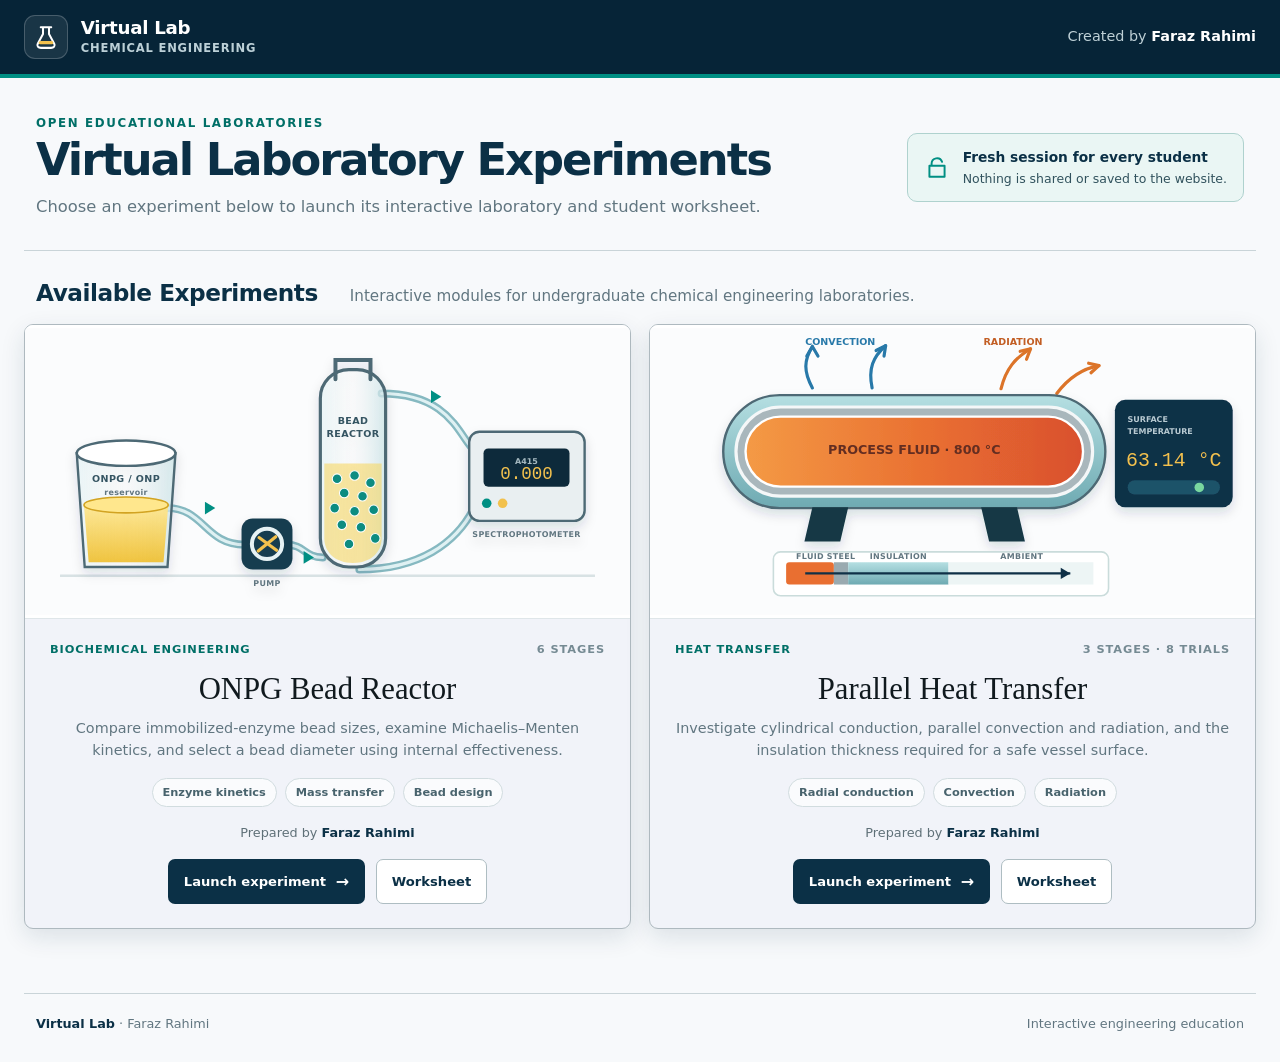
<file: index.html>
<!doctype html>
<html lang="en">
<head>
  <meta charset="utf-8">
  <meta name="viewport" content="width=device-width, initial-scale=1">
  <meta name="description" content="Free interactive chemical engineering virtual laboratories created by Faraz Rahimi.">
  <meta name="author" content="Faraz Rahimi">
  <title>Virtual Lab | Faraz Rahimi</title>
  <link rel="icon" type="image/svg+xml" href="data:image/svg+xml,%3Csvg xmlns='http://www.w3.org/2000/svg' viewBox='0 0 64 64'%3E%3Crect width='64' height='64' rx='14' fill='%230b3046'/%3E%3Cpath d='M23 13h18M27 13v14L16 47c-2 4 1 7 6 7h20c5 0 8-3 6-7L37 27V13' fill='none' stroke='%23fff' stroke-width='5' stroke-linecap='round' stroke-linejoin='round'/%3E%3Cpath d='M21 44h22' stroke='%23f2c14e' stroke-width='7' stroke-linecap='round'/%3E%3C/svg%3E">
  <link rel="stylesheet" href="site.css?v=20260916-catalog">
</head>
<body>
  <a class="skip-link" href="#main">Skip to experiments</a>

  <header class="site-header">
    <div class="header-inner">
      <a class="brand" href="./" aria-label="Virtual Lab home">
        <span class="brand-mark" aria-hidden="true">
          <svg viewBox="0 0 40 40"><path d="M13 7h14M16 7v9L9 29c-1.7 3.1.6 5.5 4.3 5.5h13.4c3.7 0 6-2.4 4.3-5.5l-7-13V7"/><path class="liquid" d="M12.5 27.5h15"/></svg>
        </span>
        <span class="brand-copy"><strong>Virtual Lab</strong><small>Chemical Engineering</small></span>
      </a>
      <p class="owner">Created by <strong>Faraz Rahimi</strong></p>
    </div>
  </header>

  <main id="main" class="catalog-shell">
    <section class="catalog-intro" aria-labelledby="page-title">
      <div>
        <p class="eyebrow">OPEN EDUCATIONAL LABORATORIES</p>
        <h1 id="page-title">Virtual Laboratory Experiments</h1>
        <p>Choose an experiment below to launch its interactive laboratory and student worksheet.</p>
      </div>
      <aside class="session-note" aria-label="Student session information">
        <svg viewBox="0 0 24 24" aria-hidden="true"><path d="M7 10V8a5 5 0 0 1 9.7-1.7M5 10h14v10H5z"/></svg>
        <span><strong>Fresh session for every student</strong>Nothing is shared or saved to the website.</span>
      </aside>
    </section>

    <section class="lab-section" aria-labelledby="catalog-title">
      <header class="section-heading">
        <h2 id="catalog-title">Available Experiments</h2>
        <p>Interactive modules for undergraduate chemical engineering laboratories.</p>
      </header>

      <div class="lab-grid">
        <article class="experiment-card" aria-labelledby="onpg-title">
          <a class="experiment-visual" href="labs/onpg/" aria-label="Launch ONPG Bead Reactor">
            <svg viewBox="0 0 760 360" role="img" aria-labelledby="onpg-visual-title onpg-visual-desc">
              <title id="onpg-visual-title">ONPG bead reactor apparatus</title>
              <desc id="onpg-visual-desc">A reservoir, recirculation pump, immobilized-enzyme bead column, tubing, and inline spectrophotometer.</desc>
              <defs>
                <linearGradient id="onpg-liquid" x1="0" y1="0" x2="0" y2="1"><stop offset="0" stop-color="#ffe78d"/><stop offset="1" stop-color="#efbd28"/></linearGradient>
                <linearGradient id="onpg-glass" x1="0" y1="0" x2="1" y2="0"><stop offset="0" stop-color="#e8f5f7" stop-opacity=".85"/><stop offset=".5" stop-color="#fff" stop-opacity=".35"/><stop offset="1" stop-color="#cde5e9" stop-opacity=".8"/></linearGradient>
                <filter id="onpg-shadow" x="-20%" y="-20%" width="140%" height="150%"><feDropShadow dx="0" dy="7" stdDeviation="7" flood-color="#0b3046" flood-opacity=".14"/></filter>
              </defs>
              <rect width="760" height="360" fill="#fbfcfd"/>
              <path d="M44 311H716" stroke="#d8e2e4" stroke-width="3"/>
              <path d="M179 226C225 226 226 272 276 272M329 272C351 272 351 288 374 288M448 82C536 82 546 139 565 154M565 224C542 271 494 303 420 303" fill="none" stroke="#86b9c1" stroke-width="10" stroke-linecap="round"/>
              <path d="M179 226C225 226 226 272 276 272M329 272C351 272 351 288 374 288M448 82C536 82 546 139 565 154M565 224C542 271 494 303 420 303" fill="none" stroke="#dff1f3" stroke-width="4" stroke-linecap="round"/>
              <g filter="url(#onpg-shadow)">
                <path d="M65 157h124l-10 143H75z" fill="url(#onpg-glass)" stroke="#4d6974" stroke-width="3"/>
                <path d="M74 222h106l-6 72H80z" fill="url(#onpg-liquid)" opacity=".88"/>
                <path d="M65 157c0-9 28-16 62-16s62 7 62 16-28 16-62 16-62-7-62-16Z" fill="#fff" stroke="#4d6974" stroke-width="3"/>
                <ellipse cx="127" cy="222" rx="53" ry="10" fill="#ffe78d" stroke="#d2a320" stroke-width="2"/>
                <text x="127" y="193" text-anchor="middle" class="svg-label">ONPG / ONP</text>
                <text x="127" y="210" text-anchor="middle" class="svg-minor">reservoir</text>
              </g>
              <g filter="url(#onpg-shadow)">
                <rect x="272" y="239" width="64" height="64" rx="14" fill="#183d50"/>
                <circle cx="304" cy="271" r="19" fill="none" stroke="#e6f2f4" stroke-width="5"/>
                <path d="M294 263l22 16M315 262l-22 18" stroke="#f2c14e" stroke-width="4" stroke-linecap="round"/>
                <text x="304" y="324" text-anchor="middle" class="svg-minor">PUMP</text>
              </g>
              <g filter="url(#onpg-shadow)">
                <rect x="371" y="52" width="82" height="248" rx="36" fill="url(#onpg-glass)" stroke="#4d6974" stroke-width="4"/>
                <path d="M376 170h72v94c0 18-14 31-36 31s-36-13-36-31z" fill="#f8d65a" opacity=".55"/>
                <g fill="#0c8c81" stroke="#fff" stroke-width="1.3">
                  <circle cx="392" cy="189" r="6"/><circle cx="414" cy="185" r="6"/><circle cx="434" cy="194" r="6"/>
                  <circle cx="401" cy="207" r="6"/><circle cx="424" cy="211" r="6"/><circle cx="389" cy="226" r="6"/>
                  <circle cx="414" cy="230" r="6"/><circle cx="438" cy="228" r="6"/><circle cx="398" cy="247" r="6"/>
                  <circle cx="422" cy="250" r="6"/><circle cx="440" cy="264" r="6"/><circle cx="407" cy="271" r="6"/>
                </g>
                <path d="M390 64v-24h44v24" fill="none" stroke="#4d6974" stroke-width="5" stroke-linecap="round"/>
                <text x="412" y="120" text-anchor="middle" class="svg-label">BEAD</text>
                <text x="412" y="137" text-anchor="middle" class="svg-label">REACTOR</text>
              </g>
              <g filter="url(#onpg-shadow)">
                <rect x="558" y="130" width="145" height="112" rx="13" fill="#e9eff1" stroke="#4d6974" stroke-width="3"/>
                <rect x="576" y="151" width="108" height="48" rx="6" fill="#102c3b"/>
                <text x="630" y="170" text-anchor="middle" fill="#a7bbc3" font-size="10" font-weight="700">A415</text>
                <text x="630" y="190" text-anchor="middle" fill="#f2c14e" font-family="monospace" font-size="22">0.000</text>
                <circle cx="580" cy="220" r="6" fill="#008f83"/><circle cx="600" cy="220" r="6" fill="#f2c14e"/>
                <text x="630" y="262" text-anchor="middle" class="svg-minor">SPECTROPHOTOMETER</text>
              </g>
              <g fill="#008f83">
                <path d="M226 218l13 8-13 8z"/><path d="M350 280l13 8-13 8z"/><path d="M510 78l13 8-13 8z"/>
              </g>
            </svg>
          </a>
          <div class="experiment-body">
            <div class="card-meta"><span>Biochemical Engineering</span><span>6 stages</span></div>
            <h3 id="onpg-title"><a href="labs/onpg/">ONPG Bead Reactor</a></h3>
            <p>Compare immobilized-enzyme bead sizes, examine Michaelis–Menten kinetics, and select a bead diameter using internal effectiveness.</p>
            <div class="concepts" aria-label="ONPG concepts"><span>Enzyme kinetics</span><span>Mass transfer</span><span>Bead design</span></div>
            <p class="prepared">Prepared by <strong>Faraz Rahimi</strong></p>
            <div class="card-actions">
              <a class="button button-primary" href="labs/onpg/">Launch experiment <span aria-hidden="true">→</span></a>
              <a class="button button-secondary" href="labs/onpg/ONPG_Worksheet.docx" download="ONPG_Worksheet.docx" target="_blank" rel="noopener">Worksheet</a>
            </div>
          </div>
        </article>

        <article class="experiment-card" aria-labelledby="heat-title">
          <a class="experiment-visual" href="labs/parallel-heat-transfer/" aria-label="Launch Parallel Heat Transfer">
            <svg viewBox="0 0 760 360" role="img" aria-labelledby="heat-visual-title heat-visual-desc">
              <title id="heat-visual-title">Insulated vessel heat-transfer apparatus</title>
              <desc id="heat-visual-desc">A horizontal insulated vessel with convection and radiation paths, a surface-temperature display, and a detailed wall cross-section.</desc>
              <defs>
                <linearGradient id="heat-process" x1="0" y1="0" x2="1" y2="0"><stop offset="0" stop-color="#f49a45"/><stop offset=".55" stop-color="#e96f31"/><stop offset="1" stop-color="#d9502e"/></linearGradient>
                <linearGradient id="heat-insulation" x1="0" y1="0" x2="0" y2="1"><stop offset="0" stop-color="#b5dfe2"/><stop offset="1" stop-color="#6eaab2"/></linearGradient>
                <filter id="heat-shadow" x="-20%" y="-20%" width="140%" height="150%"><feDropShadow dx="0" dy="7" stdDeviation="7" flood-color="#0b3046" flood-opacity=".14"/></filter>
              </defs>
              <rect width="760" height="360" fill="#fbfcfd"/>
              <g class="heat-arrows" fill="none" stroke-linecap="round" stroke-width="4">
                <path d="M204 75c-11-20-11-35 0-52" stroke="#2879a9"/><path d="M204 23l-7 12m7-12 7 12" stroke="#2879a9"/>
                <path d="M279 75c-5-24 1-39 17-53" stroke="#2879a9"/><path d="M296 22l-12 6m12-6-2 13" stroke="#2879a9"/>
                <path d="M441 76c6-25 18-39 37-50" stroke="#dc7429"/><path d="M478 26l-13 3m13-3-5 13" stroke="#dc7429"/>
                <path d="M511 82c15-20 31-31 53-35" stroke="#dc7429"/><path d="M564 47l-13-3m13 3-10 9" stroke="#dc7429"/>
              </g>
              <text x="239" y="21" text-anchor="middle" fill="#2879a9" font-size="12" font-weight="800">CONVECTION</text>
              <text x="456" y="21" text-anchor="middle" fill="#c25e24" font-size="12" font-weight="800">RADIATION</text>
              <g filter="url(#heat-shadow)">
                <rect x="92" y="84" width="480" height="142" rx="71" fill="url(#heat-insulation)" stroke="#4d6974" stroke-width="3"/>
                <rect x="108" y="99" width="448" height="112" rx="56" fill="#a9b7bc" stroke="#f4f7f8" stroke-width="4"/>
                <rect x="120" y="111" width="424" height="88" rx="44" fill="url(#heat-process)" stroke="#fff" stroke-width="3"/>
                <text x="332" y="158" text-anchor="middle" fill="#642d21" font-size="16" font-weight="800">PROCESS FLUID · 800 °C</text>
                <path d="M204 225h45l-10 43h-45zM416 225h45l10 43h-45z" fill="#153845"/>
              </g>
              <g filter="url(#heat-shadow)">
                <rect x="584" y="90" width="148" height="135" rx="13" fill="#0f3047"/>
                <text x="600" y="118" fill="#b8cbd2" font-size="10" font-weight="800">SURFACE</text>
                <text x="600" y="133" fill="#b8cbd2" font-size="10" font-weight="800">TEMPERATURE</text>
                <text x="658" y="173" text-anchor="middle" fill="#f2c14e" font-family="monospace" font-size="25">63.14 °C</text>
                <rect x="600" y="191" width="116" height="18" rx="9" fill="#1c5269"/>
                <circle cx="690" cy="200" r="6" fill="#79d89f"/>
              </g>
              <g transform="translate(155 281)">
                <rect width="421" height="55" rx="9" fill="#fff" stroke="#cadcdb" stroke-width="2"/>
                <rect x="16" y="13" width="60" height="28" rx="4" fill="#e96f31"/>
                <rect x="76" y="13" width="18" height="28" fill="#9aaab0"/>
                <rect x="94" y="13" width="126" height="28" fill="url(#heat-insulation)"/>
                <rect x="220" y="13" width="182" height="28" fill="#edf5f5"/>
                <path d="M40 27h333" stroke="#0f3047" stroke-width="3"/>
                <path d="M373 27l-12-7v14z" fill="#0f3047"/>
                <text x="46" y="9" text-anchor="middle" class="svg-minor">FLUID</text>
                <text x="85" y="9" text-anchor="middle" class="svg-minor">STEEL</text>
                <text x="157" y="9" text-anchor="middle" class="svg-minor">INSULATION</text>
                <text x="312" y="9" text-anchor="middle" class="svg-minor">AMBIENT</text>
              </g>
            </svg>
          </a>
          <div class="experiment-body">
            <div class="card-meta"><span>Heat Transfer</span><span>3 stages · 8 trials</span></div>
            <h3 id="heat-title"><a href="labs/parallel-heat-transfer/">Parallel Heat Transfer</a></h3>
            <p>Investigate cylindrical conduction, parallel convection and radiation, and the insulation thickness required for a safe vessel surface.</p>
            <div class="concepts" aria-label="Heat-transfer concepts"><span>Radial conduction</span><span>Convection</span><span>Radiation</span></div>
            <p class="prepared">Prepared by <strong>Faraz Rahimi</strong></p>
            <div class="card-actions">
              <a class="button button-primary" href="labs/parallel-heat-transfer/">Launch experiment <span aria-hidden="true">→</span></a>
              <a class="button button-secondary" href="labs/parallel-heat-transfer/Parallel_Heat_Transfer_Worksheet.pdf?v=20261019-fixedlink" target="_blank" rel="noopener">Worksheet</a>
            </div>
          </div>
        </article>
      </div>
    </section>
  </main>

  <footer class="site-footer">
    <p><strong>Virtual Lab</strong> · Faraz Rahimi</p>
    <p>Interactive engineering education</p>
  </footer>
</body>
</html>
</file>
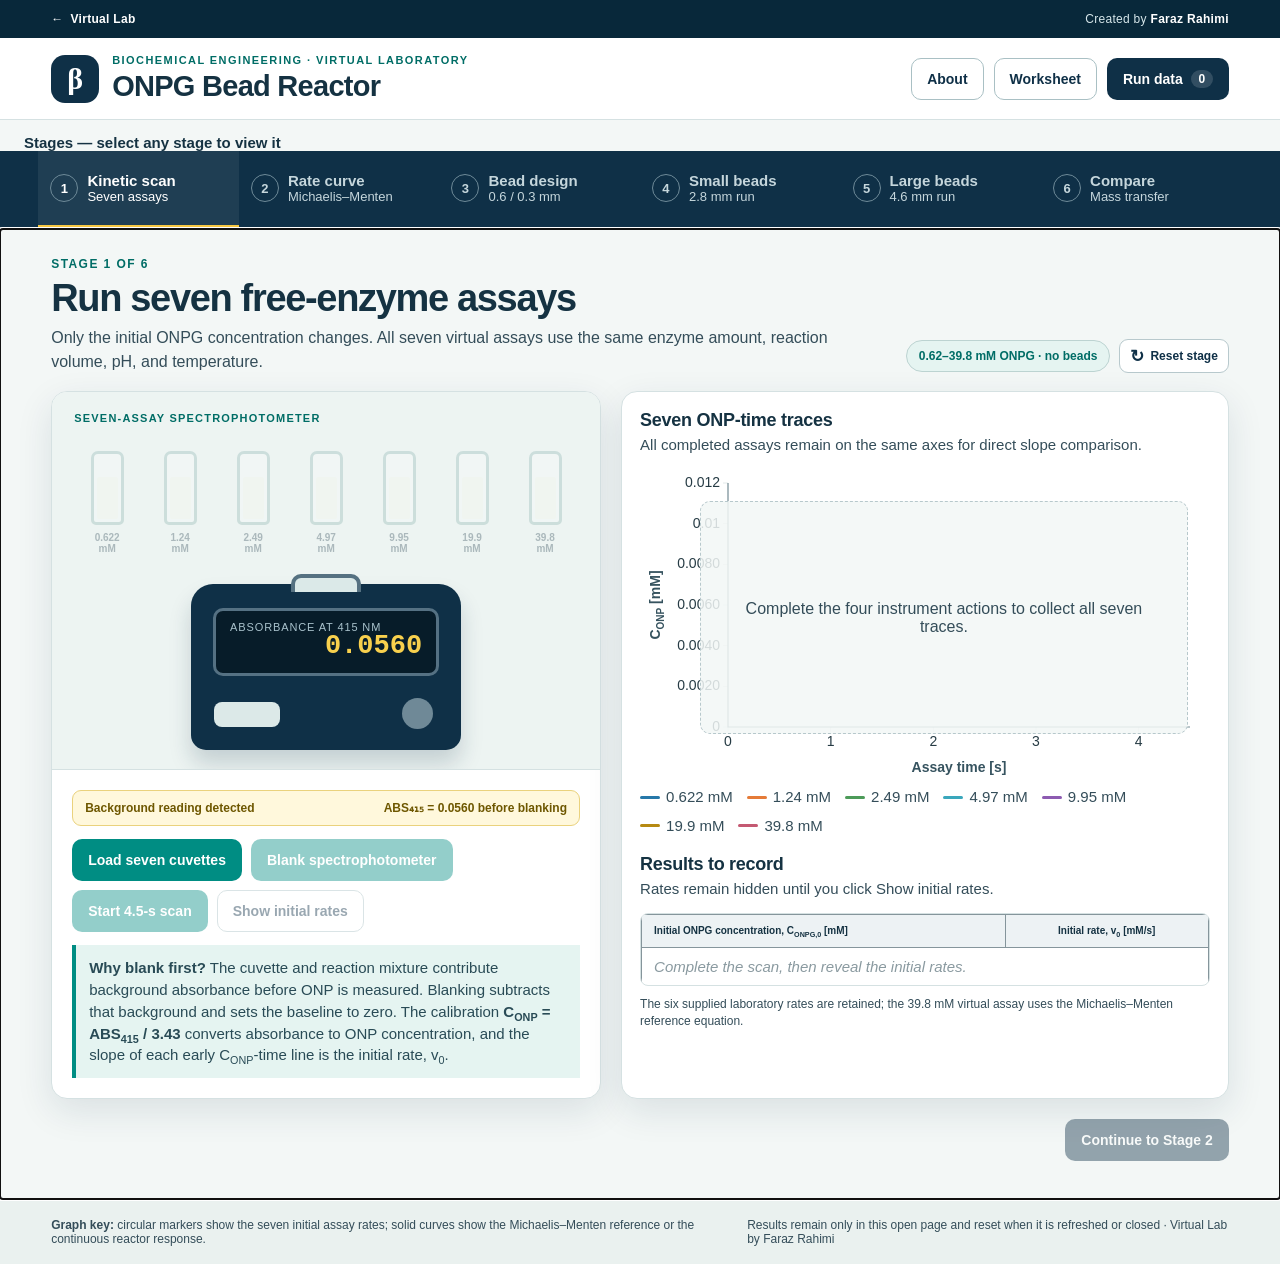
<file: labs/onpg/index.html>
<!doctype html>
<html lang="en">
<head>
  <meta charset="utf-8">
  <meta name="viewport" content="width=device-width, initial-scale=1">
  <meta name="description" content="Interactive undergraduate virtual laboratory for ONPG hydrolysis, Michaelis–Menten kinetics, and diffusion in immobilized-enzyme beads.">
  <meta name="author" content="Faraz Rahimi">
  <title>ONPG Bead Reactor | Virtual Lab</title>
  <link rel="icon" type="image/svg+xml" href="data:image/svg+xml,%3Csvg xmlns='http://www.w3.org/2000/svg' viewBox='0 0 64 64'%3E%3Crect width='64' height='64' rx='14' fill='%230b3046'/%3E%3Cpath d='M23 13h18M27 13v14L16 47c-2 4 1 7 6 7h20c5 0 8-3 6-7L37 27V13' fill='none' stroke='%23fff' stroke-width='5' stroke-linecap='round' stroke-linejoin='round'/%3E%3Cpath d='M21 44h22' stroke='%23f2c14e' stroke-width='7' stroke-linecap='round'/%3E%3C/svg%3E">
  <link rel="stylesheet" href="styles.css?v=20261029-ten-second-runs">
</head>
<body>
  <div class="portal-ribbon">
    <a href="../../" aria-label="Return to Virtual Lab home"><span aria-hidden="true">←</span> Virtual Lab</a>
    <span>Created by <strong>Faraz Rahimi</strong></span>
  </div>
  <header class="app-header">
    <div class="brand-lockup">
      <span class="brand-mark" aria-hidden="true">β</span>
      <div>
        <p class="eyebrow">BIOCHEMICAL ENGINEERING · VIRTUAL LABORATORY</p>
        <h1>ONPG Bead Reactor</h1>
      </div>
    </div>
    <div class="header-actions">
      <button class="button button-secondary" id="openAbout" type="button">About</button>
      <a class="button button-secondary" href="ONPG_Worksheet.docx" download="ONPG_Worksheet.docx" target="_blank" rel="noopener">Worksheet</a>
      <button class="button button-dark" id="openData" type="button">Run data <span id="dataCount" class="button-count">0</span></button>
    </div>
  </header>

  <p class="stage-navigation-label">Stages — select any stage to view it</p>
  <nav class="stepper" aria-label="Virtual laboratory stages">
    <button class="step active" data-stage="1" type="button"><span>1</span><strong>Kinetic scan</strong><small>Seven assays</small></button>
    <button class="step" data-stage="2" type="button"><span>2</span><strong>Rate curve</strong><small>Michaelis–Menten</small></button>
    <button class="step" data-stage="3" type="button"><span>3</span><strong>Bead design</strong><small>0.6 / 0.3 mm</small></button>
    <button class="step" data-stage="4" type="button"><span>4</span><strong>Small beads</strong><small>2.8 mm run</small></button>
    <button class="step" data-stage="5" type="button"><span>5</span><strong>Large beads</strong><small>4.6 mm run</small></button>
    <button class="step" data-stage="6" type="button"><span>6</span><strong>Compare</strong><small>Mass transfer</small></button>
  </nav>

  <main id="stageArea" tabindex="-1"></main>

  <footer class="app-footer">
    <p><strong>Graph key:</strong> circular markers show the seven initial assay rates; solid curves show the Michaelis–Menten reference or the continuous reactor response.</p>
    <p>Results remain only in this open page and reset when it is refreshed or closed · Virtual Lab by Faraz Rahimi</p>
  </footer>

  <dialog id="aboutDialog" class="data-dialog about-dialog">
    <div class="dialog-head">
      <div>
        <p class="eyebrow">ABOUT THE EXPERIMENT</p>
        <h2>Why immobilize β-galactosidase?</h2>
      </div>
      <button class="icon-button" id="closeAbout" type="button" aria-label="Close experiment explanation">×</button>
    </div>
    <div class="about-body">
      <p>β-Galactosidase is immobilized inside alginate beads so the enzyme remains in the reactor, can be separated easily from the product, and may be reused. The enzyme hydrolyzes ONPG into yellow ONP and galactose, allowing reaction conversion and kinetics to be measured using absorbance at 415 nm.</p>
      <p>ONPG serves as a visible model for lactose hydrolysis, in which β-galactosidase converts lactose into glucose and galactose. Recirculation and fluidization improve contact between the liquid substrate and enzyme-containing beads, while bead size illustrates how internal diffusion can affect the reaction rate.</p>
    </div>
  </dialog>

  <dialog id="dataDialog" class="data-dialog">
    <div class="dialog-head">
      <div>
        <p class="eyebrow">CURRENT SESSION RECORD</p>
        <h2>Run data</h2>
      </div>
      <button class="icon-button" id="closeData" type="button" aria-label="Close run data">×</button>
    </div>
    <div id="dataDialogBody"></div>
    <div class="dialog-actions">
      <button class="button button-secondary" id="downloadCsv" type="button">Download CSV</button>
      <button class="button button-danger" id="clearData" type="button">Clear session</button>
    </div>
  </dialog>

  <div id="toast" class="toast" role="status" aria-live="polite"></div>
  <script src="app.js?v=20261029-ten-second-runs"></script>
</body>
</html>
</file>
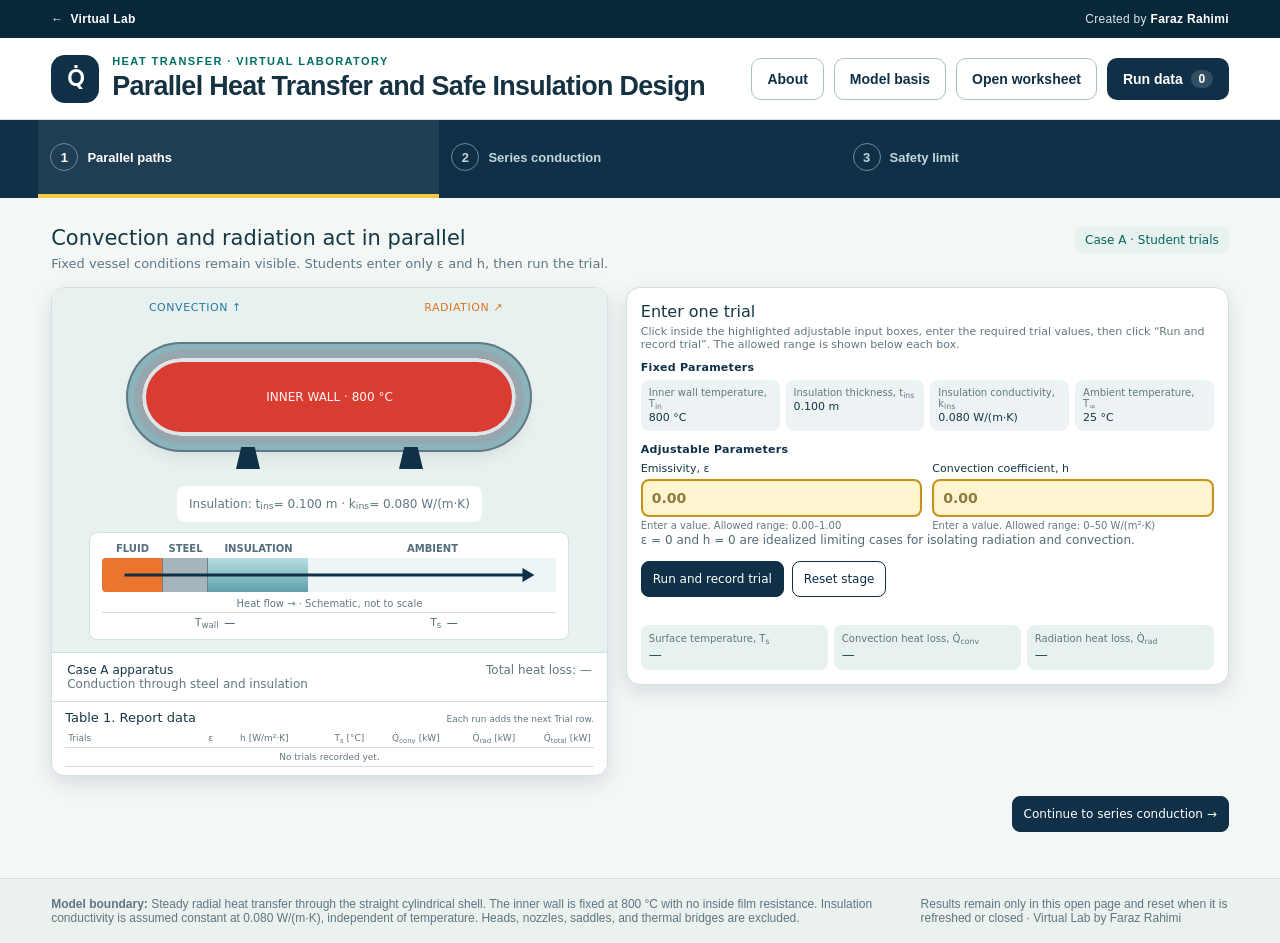
<file: labs/parallel-heat-transfer/index.html>
<!doctype html>
<html lang="en">
<head>
  <meta charset="utf-8">
  <meta name="viewport" content="width=device-width, initial-scale=1">
  <meta name="description" content="Interactive undergraduate virtual laboratory for heat transfer through an insulated cylindrical vessel, parallel convection and radiation, and safe insulation design.">
  <meta name="author" content="Faraz Rahimi">
  <title>Parallel Heat Transfer | Virtual Lab</title>
  <link rel="icon" type="image/svg+xml" href="data:image/svg+xml,%3Csvg xmlns='http://www.w3.org/2000/svg' viewBox='0 0 64 64'%3E%3Crect width='64' height='64' rx='14' fill='%230b3046'/%3E%3Cpath d='M21 10v26a13 13 0 1 0 22 9 13 13 0 0 0-7-11V10a7 7 0 0 0-15 0Z' fill='none' stroke='%23fff' stroke-width='5'/%3E%3Cpath d='M28.5 18v23' stroke='%23f2c14e' stroke-width='6' stroke-linecap='round'/%3E%3C/svg%3E">
  <link rel="stylesheet" href="styles.css?v=20261006-input-highlight">
</head>
<body>
  <div class="portal-ribbon">
    <a href="../../" aria-label="Return to Virtual Lab home"><span aria-hidden="true">←</span> Virtual Lab</a>
    <span>Created by <strong>Faraz Rahimi</strong></span>
  </div>

  <header class="app-header">
    <div class="brand-lockup">
      <span class="brand-mark" aria-hidden="true">Q̇</span>
      <div>
        <p class="eyebrow">HEAT TRANSFER · VIRTUAL LABORATORY</p>
        <h1>Parallel Heat Transfer and Safe Insulation Design</h1>
      </div>
    </div>
    <div class="header-actions">
      <button class="button button-secondary" id="openAbout" type="button">About</button>
      <button class="button button-secondary" id="openModel" type="button">Model basis</button>
      <a class="button button-secondary" href="Parallel_Heat_Transfer_Worksheet.pdf?v=20261019-fixedlink" target="_blank" rel="noopener">Open worksheet</a>
      <button class="button button-dark" id="openData" type="button">Run data <span id="dataCount" class="button-count">0</span></button>
    </div>
  </header>

  <nav class="stepper" role="tablist" aria-label="Virtual laboratory experiments">
    <button class="step active" id="pht-tab-1" data-stage="1" type="button" role="tab" aria-selected="true" aria-controls="pht-stage-1">
      <span>1</span><strong>Parallel paths</strong>
    </button>
    <button class="step" id="pht-tab-2" data-stage="2" type="button" role="tab" aria-selected="false" aria-controls="pht-stage-2">
      <span>2</span><strong>Series conduction</strong>
    </button>
    <button class="step" id="pht-tab-3" data-stage="3" type="button" role="tab" aria-selected="false" aria-controls="pht-stage-3">
      <span>3</span><strong>Safety limit</strong>
    </button>
  </nav>

  <main id="stageArea" tabindex="-1">
    <div id="pht-review-preview">
      <div class="pht-main">
      <section id="pht-stage-1" role="tabpanel" aria-labelledby="pht-tab-1">
        <div class="pht-stage-head">
          <div><h2>Convection and radiation act in parallel</h2><p>Fixed vessel conditions remain visible. Students enter only ε and h, then run the trial.</p></div>
          <span class="pht-stage-chip">Case A · Student trials</span>
        </div>
        <div class="pht-grid">
          <div class="pht-panel" data-apparatus="1">
            <div class="pht-apparatus">
              <div class="pht-path-labels"><span class="pht-conv-label">CONVECTION ↑</span><span class="pht-rad-label">RADIATION ↗</span></div>
              <div class="pht-vessel-zone">
                <div class="pht-vessel-box"><div class="pht-vessel"><span class="pht-process">INNER WALL · 800 °C</span></div><div class="pht-insulation-label">Insulation: t<sub>ins</sub> = 0.100 m · k<sub>ins</sub> = 0.080 W/(m·K)</div></div>
                <div class="pht-detail-column">
                  <div class="pht-wall-card">
                    <div class="pht-layer-labels"><span>FLUID</span><span>STEEL</span><span class="pht-ins-heading">INSULATION</span><span>AMBIENT</span></div>
                    <div class="pht-wall-sample" role="img" aria-label="Flat local wall detail showing the process side, steel wall, insulation thickness, ambient side, and outward heat flow"><span class="pht-wall-process"></span><span class="pht-wall-steel"></span><span class="pht-wall-insulation"></span><span class="pht-wall-air"></span><span class="pht-wall-arrow" aria-hidden="true"></span></div>
                    <div class="pht-wall-caption">Heat flow → · Schematic, not to scale</div><div class="pht-wall-values"><span>T<sub>wall</sub> <strong class="pht-wall-interface-temp">—</strong></span><span>T<sub>s</sub> <strong class="pht-wall-surface-temp">—</strong></span></div>
                  </div>
                </div>
              </div>
            </div>
            <div class="pht-apparatus-foot"><span><strong>Case A apparatus</strong><br>Conduction through steel and insulation</span><span class="pht-apparatus-q">Total heat loss: —</span></div>
            <div class="pht-results-panel">
              <div class="pht-results-head"><h3>Table 1. Report data</h3><p>Each run adds the next Trial row.</p></div>
              <div class="pht-table-wrap"><table><thead><tr><th>Trials</th><th>ε</th><th>h [W/m²·K]</th><th>T<sub>s</sub> [°C]</th><th>Q̇<sub>conv</sub> [kW]</th><th>Q̇<sub>rad</sub> [kW]</th><th>Q̇<sub>total</sub> [kW]</th></tr></thead><tbody id="pht-table-1" aria-live="polite"><tr class="pht-empty-row"><td colspan="7">No trials recorded yet.</td></tr></tbody></table></div>
            </div>
          </div>

          <div class="pht-panel pht-panel-pad">
            <div class="pht-panel-head"><div><h3>Enter one trial</h3><p>Click inside the highlighted adjustable input boxes, enter the required trial values, then click “Run and record trial”. The allowed range is shown below each box.</p></div></div>
            <div class="pht-param-heading">Fixed Parameters</div>
            <div class="pht-fixed">
              <div><span>Inner wall temperature, T<sub>in</sub></span><strong>800 °C</strong></div>
              <div><span>Insulation thickness, t<sub>ins</sub></span><strong>0.100 m</strong></div>
              <div><span>Insulation conductivity, k<sub>ins</sub></span><strong>0.080 W/(m·K)</strong></div>
              <div><span>Ambient temperature, T<sub>∞</sub></span><strong>25 °C</strong></div>
            </div>
            <div class="pht-param-heading pht-param-heading-adjustable">Adjustable Parameters</div>
            <div class="pht-form">
              <label class="pht-field"><span>Emissivity, ε</span><input id="pht-epsilon" type="number" min="0" max="1" step="0.01" inputmode="decimal" placeholder="0.00" aria-label="Enter emissivity"><small>Enter a value. Allowed range: 0.00–1.00</small></label>
              <label class="pht-field"><span>Convection coefficient, h</span><input id="pht-h" type="number" min="0" max="50" step="0.5" inputmode="decimal" placeholder="0.00" aria-label="Enter convection coefficient"><small>Enter a value. Allowed range: 0–50 W/(m²·K)</small></label>
            </div>
            <p class="pht-limit-note">ε = 0 and h = 0 are idealized limiting cases for isolating radiation and convection.</p>
            <div class="pht-run-row"><button class="pht-button" id="pht-run-1" type="button">Run and record trial</button><button class="pht-button pht-button-secondary" id="pht-reset-1" type="button">Reset stage</button></div>
            <p class="pht-error" id="pht-error-1" role="alert"></p>
            <div class="pht-metrics" aria-live="polite">
              <div class="pht-metric"><span>Surface temperature, T<sub>s</sub></span><strong id="pht-m1-temp">—</strong></div>
              <div class="pht-metric"><span>Convection heat loss, Q̇<sub>conv</sub></span><strong id="pht-m1-conv">—</strong></div>
              <div class="pht-metric"><span>Radiation heat loss, Q̇<sub>rad</sub></span><strong id="pht-m1-rad">—</strong></div>
            </div>
          </div>
        </div>
        <div class="pht-next-row"><button class="pht-button" type="button" data-next-stage="2">Continue to series conduction <span aria-hidden="true">→</span></button></div>
      </section>

      <section id="pht-stage-2" role="tabpanel" aria-labelledby="pht-tab-2" hidden>
        <div class="pht-stage-head">
          <div><h2>Steel and insulation resist heat flow in series</h2><p>Students choose the insulation thickness, click Run, and build their own comparison.</p></div>
          <span class="pht-stage-chip">Case A · Student trials</span>
        </div>
        <div class="pht-grid">
          <div class="pht-panel" data-apparatus="2">
            <div class="pht-apparatus">
              <div class="pht-path-labels"><span class="pht-conv-label">CONVECTION ↑</span><span class="pht-rad-label">RADIATION ↗</span></div>
              <div class="pht-vessel-zone">
                <div class="pht-vessel-box"><div class="pht-vessel" style="--pht-insulation:0px"><span class="pht-process">INNER WALL · 800 °C</span></div><div class="pht-insulation-label">Enter an insulation thickness</div></div>
                <div class="pht-detail-column">
                  <div class="pht-wall-card" style="--pht-wall-insulation:0px" data-uninsulated="true">
                    <div class="pht-layer-labels"><span>FLUID</span><span>STEEL</span><span class="pht-ins-heading">INSULATION</span><span>AMBIENT</span></div>
                    <div class="pht-wall-sample" role="img" aria-label="Flat local wall detail showing the process side, steel wall, insulation thickness, ambient side, and outward heat flow"><span class="pht-wall-process"></span><span class="pht-wall-steel"></span><span class="pht-wall-insulation"></span><span class="pht-wall-air"></span><span class="pht-wall-arrow" aria-hidden="true"></span></div>
                    <div class="pht-wall-caption">Heat flow → · Schematic, not to scale</div><div class="pht-wall-values"><span>T<sub>wall</sub> <strong class="pht-wall-interface-temp">—</strong></span><span>T<sub>s</sub> <strong class="pht-wall-surface-temp">—</strong></span></div>
                  </div>
                </div>
              </div>
            </div>
            <div class="pht-apparatus-foot"><span><strong>Series-resistance apparatus</strong><br>Steel wall + selected insulation</span><span class="pht-apparatus-q">Total heat loss: —</span></div>
            
            <div class="pht-results-panel">
              <div class="pht-results-head"><h3>Table 2. Report data</h3><p>Each run adds the next Trial row.</p></div>
              <div class="pht-table-wrap"><table><thead><tr><th>Trials</th><th>t<sub>ins</sub> [m]</th><th>T<sub>s</sub> [°C]</th><th>Q̇<sub>cond</sub> [kW]</th><th>Q̇<sub>conv</sub> [kW]</th><th>Q̇<sub>rad</sub> [kW]</th><th>Q̇<sub>total</sub> [kW]</th></tr></thead><tbody id="pht-table-2" aria-live="polite"><tr class="pht-empty-row"><td colspan="7">No trials recorded yet.</td></tr></tbody></table></div>
            </div>
          </div>

          <div class="pht-panel pht-panel-pad">
            <div class="pht-panel-head"><div><h3>Enter one trial</h3><p>Click inside the highlighted insulation-thickness box, enter the required trial value, then click “Run and record trial”. The allowed range is shown below the box.</p></div></div>
            <div class="pht-param-heading">Fixed Parameters</div>
            <div class="pht-fixed">
              <div><span>Inner wall temperature, T<sub>in</sub></span><strong>800 °C</strong></div>
              <div><span>Emissivity ε / convection h</span><strong>0.85 / 8.0</strong></div>
              <div><span>Insulation conductivity, k<sub>ins</sub></span><strong>0.080 W/(m·K)</strong></div>
              <div><span>Ambient temperature, T<sub>∞</sub></span><strong>25 °C</strong></div>
            </div>
            <div class="pht-param-heading pht-param-heading-adjustable">Adjustable Parameters</div>
            <div class="pht-form">
              <label class="pht-field"><span>Insulation thickness, t<sub>ins</sub> (m)</span><input id="pht-thickness-2" type="number" min="0" max="0.5" step="0.005" inputmode="decimal" placeholder="0.00" aria-label="Enter insulation thickness"><small>Enter a value. Allowed range: 0.000–0.500 m</small></label>
            </div>
            <div class="pht-run-row"><button class="pht-button" id="pht-run-2" type="button">Run and record trial</button><button class="pht-button pht-button-secondary" id="pht-reset-2" type="button">Reset stage</button></div>
            <p class="pht-error" id="pht-error-2" role="alert"></p>
            <div class="pht-metrics" aria-live="polite">
              <div class="pht-metric"><span>Surface temperature, T<sub>s</sub></span><strong id="pht-m2-temp">—</strong></div>
              <div class="pht-metric"><span>Total heat loss, Q̇<sub>total</sub></span><strong id="pht-m2-total">—</strong></div>
              <div class="pht-metric"><span>Outer diameter</span><strong id="pht-m2-diameter">—</strong></div>
            </div>
            <div class="pht-chart-wrap"><canvas id="pht-chart-2" aria-label="Recorded surface temperature versus insulation thickness"></canvas></div>
          </div>
        </div>
        <div class="pht-next-row"><button class="pht-button" type="button" data-next-stage="3">Continue to safety limit <span aria-hidden="true">→</span></button></div>
      </section>

      <section id="pht-stage-3" role="tabpanel" aria-labelledby="pht-tab-3" hidden>
        <div class="pht-stage-head">
          <div><h2>Compare two safety-limit thicknesses</h2><p>Test the two specified insulation thicknesses and use the calculated outer-surface temperature to classify each result as PASS or FAIL.</p></div>
          <span class="pht-stage-chip">Case B · Trials 7–8</span>
        </div>
        <div class="pht-grid">
          <div class="pht-panel" data-apparatus="3">
            <div class="pht-apparatus">
              <div class="pht-path-labels"><span class="pht-conv-label">CONVECTION ↑</span><span class="pht-rad-label">RADIATION ↗</span></div>
              <div class="pht-vessel-zone">
                <div class="pht-vessel-box"><div class="pht-vessel" style="--pht-insulation:0px"><span class="pht-process">INNER WALL · 800 °C</span></div><div class="pht-insulation-label">Enter a safety-trial insulation thickness</div></div>
                <div class="pht-detail-column pht-detail-column-single">
                  <div class="pht-wall-card">
                    <div class="pht-layer-labels"><span>FLUID</span><span>STEEL</span><span class="pht-ins-heading">INSULATION</span><span>AMBIENT</span></div>
                    <div class="pht-wall-sample" role="img" aria-label="Flat local wall detail showing the process side, steel wall, insulation thickness, ambient side, and outward heat flow"><span class="pht-wall-process"></span><span class="pht-wall-steel"></span><span class="pht-wall-insulation"></span><span class="pht-wall-air"></span><span class="pht-wall-arrow" aria-hidden="true"></span></div>
                    <div class="pht-wall-caption">Heat flow → · Schematic, not to scale</div><div class="pht-wall-values"><span>T<sub>wall</sub> <strong class="pht-wall-interface-temp">—</strong></span><span>T<sub>s</sub> <strong class="pht-wall-surface-temp">—</strong></span></div>
                  </div>
                </div>
              </div>
            </div>
            <div class="pht-apparatus-foot"><span><strong>Case B safety apparatus</strong><br>Two-thickness safety comparison</span><span class="pht-apparatus-q">Total heat loss: —</span></div>
            
            <div class="pht-results-panel">
              <div class="pht-results-head"><h3>Table 3. Report data</h3><p>Each recording adds the next Trial row.</p></div>
              <div class="pht-table-wrap"><table><thead><tr><th>Trials</th><th>t<sub>ins</sub> [m]</th><th>T<sub>s</sub> [°C]</th><th>Q̇<sub>conv</sub> [kW]</th><th>Q̇<sub>rad</sub> [kW]</th><th>Q̇<sub>total</sub> [kW]</th><th>Pass / Fail</th></tr></thead><tbody id="pht-table-3" aria-live="polite"><tr class="pht-empty-row"><td colspan="7">No trials recorded yet.</td></tr></tbody></table></div>
            </div>
          </div>

          <div class="pht-panel pht-panel-pad">
            <div class="pht-panel-head"><div><h3>Run the two safety trials</h3><p>Enter each required thickness, then click Run and record trial.</p></div></div>
            <div class="pht-param-heading">Fixed Parameters</div>
            <div class="pht-fixed">
              <div><span>Inner wall temperature, T<sub>in</sub></span><strong>800 °C</strong></div>
              <div><span>Emissivity ε / convection h</span><strong>0.85 / 8.0</strong></div>
              <div><span>Insulation conductivity, k<sub>ins</sub></span><strong>0.080 W/(m·K)</strong></div>
              <div><span>Safety limit, T<sub>s</sub></span><strong>60 °C</strong></div>
              <div><span>Ambient temperature, T<sub>∞</sub></span><strong>25 °C</strong></div>
            </div>
            <div class="pht-param-heading pht-param-heading-adjustable">Adjustable Parameter</div>
            <div class="pht-form pht-form-single">
              <label class="pht-field"><span>Insulation thickness, t<sub>ins</sub> (m)</span><input id="pht-thickness-3" type="number" min="0" max="0.5" step="0.005" inputmode="decimal" placeholder="0.00" aria-label="Enter safety-trial insulation thickness"><small>Enter 0.105 m for Trial 7 or 0.110 m for Trial 8. Allowed range: 0.000–0.500 m.</small></label>
            </div>
            <div class="pht-run-row"><button class="pht-button" id="pht-run-safety" type="button">Run and record trial</button><button class="pht-button pht-button-secondary" id="pht-reset-3" type="button">Reset stage</button></div>
            <p class="pht-error" id="pht-error-3" role="alert"></p>
            <div class="pht-safety-banner pht-safety-neutral" id="pht-safety-banner" aria-live="polite"><strong>Run 0.105 m and 0.110 m</strong><span>Compare each result with the 60 °C limit.</span></div>
            <div class="pht-chart-wrap"><canvas id="pht-chart-3" aria-label="Surface temperature versus insulation thickness with 60 degree Celsius safety limit"></canvas></div>
          </div>
        </div>
      </section>
      </div>
    </div>
  </main>

  <footer class="app-footer">
    <p><strong>Model boundary:</strong> Steady radial heat transfer through the straight cylindrical shell. The inner wall is fixed at 800 °C with no inside film resistance. Insulation conductivity is assumed constant at 0.080 W/(m·K), independent of temperature. Heads, nozzles, saddles, and thermal bridges are excluded.</p>
    <p>Results remain only in this open page and reset when it is refreshed or closed · Virtual Lab by Faraz Rahimi</p>
  </footer>

  <dialog id="aboutDialog" class="data-dialog about-dialog">
    <div class="dialog-head">
      <div>
        <p class="eyebrow">ABOUT THE EXPERIMENT</p>
        <h2>Why study parallel heat transfer?</h2>
      </div>
      <button class="icon-button" id="closeAbout" type="button" aria-label="Close experiment explanation">×</button>
    </div>
    <div class="about-body">
      <p>Hot industrial vessels lose heat through the steel wall and insulation before releasing it to the surroundings. Heat travels through the solid layers by conduction, while convection and thermal radiation remove heat simultaneously from the outer surface—making them parallel heat-transfer paths.</p>
      <p>This experiment shows how emissivity, convection conditions, and insulation thickness affect heat loss and outer-surface temperature. The goal is to understand how insulation conserves energy while keeping the vessel surface within a safe temperature limit.</p>
    </div>
  </dialog>

  <dialog id="dataDialog" class="data-dialog">
    <div class="dialog-head">
      <div>
        <p class="eyebrow">CURRENT SESSION RECORD</p>
        <h2>Run data</h2>
      </div>
      <button class="icon-button" id="closeData" type="button" aria-label="Close run data">×</button>
    </div>
    <div id="dataDialogBody"></div>
    <div class="dialog-actions">
      <button class="button button-secondary" id="downloadCsv" type="button">Download CSV</button>
      <button class="button button-danger" id="clearData" type="button">Clear session</button>
    </div>
  </dialog>

  <dialog id="modelDialog" class="data-dialog model-dialog">
    <div class="dialog-head">
      <div>
        <p class="eyebrow">HEAT TRANSFER MODEL</p>
        <h2>Model and governing equations</h2>
      </div>
      <button class="icon-button" id="closeModel" type="button" aria-label="Close model basis">×</button>
    </div>
    <div class="model-body">
      <div class="model-constants">
        <div><span>Internal diameter</span><strong>1.00 m</strong></div>
        <div><span>Straight length</span><strong>6.00 m</strong></div>
        <div><span>Steel thickness</span><strong>0.025 m</strong></div>
        <div><span>Steel conductivity</span><strong>45 W/(m·K)</strong></div>
        <div><span>Ambient temperature, T<sub>∞</sub></span><strong>25 °C</strong></div>
        <div><span>Safety limit, T<sub>s</sub></span><strong>60 °C</strong></div>
      </div>
      <div class="equation-list" aria-label="Governing equations">
        <div class="equation">R<sub>steel</sub> = ln(r<sub>s</sub>/r<sub>i</sub>) ÷ (2πLk<sub>steel</sub>)</div>
        <div class="equation">R<sub>ins</sub> = ln(r<sub>o</sub>/r<sub>s</sub>) ÷ (2πLk<sub>ins</sub>)</div>
        <div class="equation">Q̇<sub>conv</sub> = hA<sub>o</sub>(T<sub>s</sub> − T<sub>∞</sub>)</div>
        <div class="equation">Q̇<sub>rad</sub> = εσA<sub>o</sub>(T<sub>s,K</sub><sup>4</sup> − T<sub>∞,K</sub><sup>4</sup>)</div>
        <div class="equation">h<sub>rad</sub> = εσ(T<sub>s,K</sub> + T<sub>sur,K</sub>)(T<sub>s,K</sub><sup>2</sup> + T<sub>sur,K</sub><sup>2</sup>)</div>
        <div class="equation">Q̇<sub>rad</sub> = h<sub>rad</sub>A<sub>o</sub>(T<sub>s</sub> − T<sub>sur</sub>)</div>
        <div class="equation">Q̇<sub>cond</sub> = Q̇<sub>conv</sub> + Q̇<sub>rad</sub></div>
      </div>
      <p class="model-copy">T<sub>in</sub> = 800 °C is imposed directly at the inner steel surface; fluid-side film resistance is neglected. The model solves the outer-surface temperature by balancing conduction through the steel and insulation with convection and radiation from the same outer-surface node. Celsius inputs are converted to kelvin inside the radiation calculation.</p>
      <p class="model-copy">Radiation is modeled to large isothermal surroundings at T<sub>sur</sub> = T<sub>∞</sub> = 25 °C. The equivalent h<sub>rad</sub> above is exact for this model and is recalculated at each surface temperature. Both paths share the same area and temperature difference, so their coefficients can be compared directly. For a small temperature difference, h<sub>rad</sub> ≈ 4εσT<sub>m</sub><sup>3</sup>, where T<sub>m</sub> is the mean absolute surface and surroundings temperature.</p>
      <p class="model-copy">Material conductivities are held constant. Real insulation conductivity can vary with temperature; 0.080 W/(m·K) is an instructional assumption, not a material specification across this temperature range.</p>
      <p class="model-copy">ε = 0 and h = 0 are idealized limiting cases used to isolate the two outer-surface heat-transfer paths.</p>
    </div>
  </dialog>

  <div id="toast" class="toast" role="status" aria-live="polite"></div>
  <script src="app.js?v=20261006-input-highlight"></script>
</body>
</html>
</file>
<file: site.css>
:root {
  color-scheme: light;
  --navy: #0b3046;
  --navy-deep: #062437;
  --teal: #008f83;
  --teal-dark: #006f67;
  --yellow: #f2c14e;
  --ink: #163747;
  --muted: #617680;
  --paper: #ffffff;
  --card: #f1f3f9;
  --wash: #f7f9fb;
  --line: #c9d4d8;
  --soft-line: #dfe6e9;
  --shadow: 0 8px 24px rgba(15, 48, 71, .12);
  font-family: Inter, ui-sans-serif, system-ui, -apple-system, BlinkMacSystemFont, "Segoe UI", sans-serif;
}

* { box-sizing: border-box; }
html { scroll-behavior: smooth; }
body {
  min-width: 320px;
  margin: 0;
  color: var(--ink);
  background: var(--wash);
  font-size: 16px;
  line-height: 1.5;
}
a { color: inherit; }
.skip-link {
  position: fixed;
  left: 1rem;
  top: -5rem;
  z-index: 100;
  padding: .75rem 1rem;
  border-radius: .5rem;
  color: var(--navy);
  background: #fff;
  font-weight: 800;
}
.skip-link:focus { top: 1rem; }

.site-header {
  color: #fff;
  background: var(--navy-deep);
  border-bottom: 4px solid var(--teal);
}
.header-inner {
  width: min(1540px, calc(100% - 3rem));
  min-height: 74px;
  margin: 0 auto;
  display: flex;
  align-items: center;
  justify-content: space-between;
  gap: 2rem;
}
.brand {
  display: inline-flex;
  align-items: center;
  gap: .8rem;
  color: #fff;
  text-decoration: none;
}
.brand-mark {
  width: 44px;
  height: 44px;
  display: grid;
  flex: 0 0 auto;
  place-items: center;
  border: 1px solid rgba(255,255,255,.2);
  border-radius: 11px;
  background: rgba(255,255,255,.08);
}
.brand-mark svg {
  width: 30px;
  height: 30px;
  fill: none;
  stroke: #fff;
  stroke-width: 2.7;
  stroke-linecap: round;
  stroke-linejoin: round;
}
.brand-mark .liquid { stroke: var(--yellow); stroke-width: 4.4; }
.brand-copy { display: grid; line-height: 1.15; }
.brand-copy strong { font-size: 1.14rem; letter-spacing: -.015em; }
.brand-copy small { margin-top: .18rem; color: #bcd0d7; font-size: .72rem; font-weight: 650; letter-spacing: .07em; text-transform: uppercase; }
.owner { margin: 0; color: #bed0d6; font-size: .9rem; }
.owner strong { color: #fff; }

.catalog-shell {
  width: min(1540px, calc(100% - 3rem));
  margin: 0 auto;
  padding: 34px 0 64px;
}
.catalog-intro {
  display: grid;
  grid-template-columns: minmax(0, 1fr) auto;
  align-items: center;
  gap: 2.5rem;
  padding: 4px 12px 30px;
  border-bottom: 1px solid var(--line);
}
.eyebrow {
  margin: 0 0 .42rem;
  color: var(--teal-dark);
  font-size: .74rem;
  line-height: 1.2;
  font-weight: 850;
  letter-spacing: .14em;
}
.catalog-intro h1 {
  margin: 0;
  color: var(--navy);
  font-size: clamp(2rem, 3.5vw, 3.55rem);
  line-height: 1.03;
  letter-spacing: -.045em;
}
.catalog-intro > div > p:last-child {
  max-width: 760px;
  margin: .75rem 0 0;
  color: var(--muted);
  font-size: 1.02rem;
}
.session-note {
  max-width: 390px;
  padding: .9rem 1rem;
  display: flex;
  align-items: center;
  gap: .8rem;
  border: 1px solid #afd2ce;
  border-radius: 10px;
  color: #31525d;
  background: #eaf6f4;
}
.session-note svg {
  width: 26px;
  height: 26px;
  flex: 0 0 auto;
  fill: none;
  stroke: var(--teal);
  stroke-width: 1.8;
  stroke-linecap: round;
  stroke-linejoin: round;
}
.session-note span { display: grid; font-size: .78rem; line-height: 1.4; }
.session-note strong { margin-bottom: .12rem; color: var(--navy); font-size: .86rem; }

.lab-section { padding-top: 28px; }
.section-heading {
  display: grid;
  grid-template-columns: auto 1fr;
  align-items: baseline;
  gap: 2rem;
  margin-bottom: 17px;
  padding: 0 12px;
}
.section-heading h2 {
  margin: 0;
  color: var(--navy);
  font-size: 1.45rem;
  line-height: 1.2;
  letter-spacing: -.02em;
}
.section-heading p {
  margin: 0;
  color: var(--muted);
  font-size: .95rem;
}

.lab-grid {
  display: grid;
  grid-template-columns: repeat(2, minmax(0, 1fr));
  gap: 18px;
  align-items: stretch;
}
.experiment-card {
  min-width: 0;
  overflow: hidden;
  display: flex;
  flex-direction: column;
  border: 1px solid #aeb9bf;
  border-radius: 9px;
  background: var(--card);
  box-shadow: var(--shadow);
  transition: border-color .18s ease, box-shadow .18s ease, transform .18s ease;
}
.experiment-card:hover {
  border-color: #5f9e98;
  box-shadow: 0 14px 34px rgba(15, 48, 71, .17);
  transform: translateY(-2px);
}
.experiment-visual {
  position: relative;
  height: 294px;
  display: block;
  overflow: hidden;
  border-bottom: 1px solid var(--soft-line);
  background: #fff;
}
.experiment-visual::after {
  content: "Open experiment  →";
  position: absolute;
  right: 16px;
  bottom: 14px;
  padding: .5rem .7rem;
  border-radius: 7px;
  color: #fff;
  background: rgba(11,48,70,.9);
  font-size: .72rem;
  font-weight: 800;
  opacity: 0;
  transform: translateY(4px);
  transition: opacity .18s ease, transform .18s ease;
}
.experiment-card:hover .experiment-visual::after,
.experiment-visual:focus-visible::after { opacity: 1; transform: translateY(0); }
.experiment-visual svg { width: 100%; height: 100%; display: block; }
.experiment-visual .svg-label { fill: #355462; font-size: 12px; font-weight: 800; letter-spacing: .04em; }
.experiment-visual .svg-minor { fill: #617680; font-size: 10px; font-weight: 700; letter-spacing: .04em; }

.experiment-body {
  min-height: 308px;
  padding: 22px 25px 24px;
  display: flex;
  flex: 1;
  flex-direction: column;
  align-items: center;
  text-align: center;
}
.card-meta {
  width: 100%;
  display: flex;
  align-items: center;
  justify-content: space-between;
  gap: .75rem;
  color: var(--teal-dark);
  font-size: .71rem;
  font-weight: 850;
  letter-spacing: .08em;
  text-transform: uppercase;
}
.card-meta span:last-child { color: #758a93; }
.experiment-body h3 {
  margin: 1rem 0 .7rem;
  color: #10191e;
  font-family: Georgia, "Times New Roman", serif;
  font-size: clamp(1.75rem, 2.4vw, 2.4rem);
  line-height: 1.02;
  font-weight: 500;
}
.experiment-body h3 a {
  text-decoration-thickness: 1px;
  text-underline-offset: .14em;
  text-decoration-color: transparent;
}
.experiment-body h3 a:hover { color: var(--teal-dark); text-decoration-color: currentColor; }
.experiment-body > p:not(.prepared) {
  max-width: 620px;
  margin: 0;
  color: var(--muted);
  font-size: .9rem;
  line-height: 1.55;
}
.concepts {
  display: flex;
  flex-wrap: wrap;
  justify-content: center;
  gap: .5rem;
  margin: 1rem 0;
}
.concepts span {
  padding: .34rem .62rem;
  border: 1px solid #d1dcdf;
  border-radius: 999px;
  color: #48636d;
  background: rgba(255,255,255,.68);
  font-size: .71rem;
  font-weight: 750;
}
.prepared {
  margin: auto 0 1rem;
  color: #5f7078;
  font-size: .8rem;
}
.prepared strong { color: var(--navy); }
.card-actions {
  display: flex;
  flex-wrap: wrap;
  justify-content: center;
  gap: .65rem;
}
.button {
  min-height: 42px;
  padding: .62rem .95rem;
  display: inline-flex;
  align-items: center;
  justify-content: center;
  gap: .6rem;
  border: 1px solid transparent;
  border-radius: 7px;
  text-decoration: none;
  font-size: .82rem;
  font-weight: 800;
  transition: color .16s ease, background .16s ease, border-color .16s ease;
}
.button-primary { min-width: 170px; color: #fff; background: var(--navy); }
.button-primary:hover { background: var(--teal-dark); }
.button-primary span { font-size: 1rem; }
.button-secondary { color: var(--navy); border-color: #aebdc2; background: #fff; }
.button-secondary:hover { border-color: var(--teal); background: #f5fbfa; }
a:focus-visible, .button:focus-visible {
  outline: 3px solid var(--yellow);
  outline-offset: 3px;
}

.site-footer {
  width: min(1540px, calc(100% - 3rem));
  margin: 0 auto;
  padding: 20px 12px 28px;
  display: flex;
  align-items: center;
  justify-content: space-between;
  gap: 1rem;
  border-top: 1px solid var(--line);
  color: var(--muted);
  font-size: .8rem;
}
.site-footer p { margin: 0; }
.site-footer strong { color: var(--navy); }

@media (max-width: 980px) {
  .catalog-intro { grid-template-columns: 1fr; gap: 1.25rem; }
  .session-note { max-width: none; width: fit-content; }
  .experiment-visual { height: 250px; }
}

@media (max-width: 760px) {
  .header-inner, .catalog-shell, .site-footer { width: min(100% - 1.25rem, 1540px); }
  .header-inner { min-height: 68px; }
  .owner { font-size: .73rem; }
  .owner strong { display: block; }
  .catalog-shell { padding-top: 24px; }
  .catalog-intro { padding: 0 4px 24px; }
  .catalog-intro h1 { font-size: clamp(2rem, 9vw, 3rem); }
  .section-heading { grid-template-columns: 1fr; gap: .35rem; padding: 0 4px; }
  .lab-grid { grid-template-columns: 1fr; }
  .experiment-visual { height: auto; aspect-ratio: 760 / 360; }
  .experiment-body { min-height: 0; padding: 20px 18px 22px; }
  .prepared { margin-top: .3rem; }
}

@media (max-width: 460px) {
  .brand-copy small { display: none; }
  .catalog-intro > div > p:last-child { font-size: .92rem; }
  .session-note { width: 100%; }
  .experiment-body h3 { font-size: 1.8rem; }
  .card-meta { align-items: flex-start; flex-direction: column; gap: .2rem; }
  .card-actions { width: 100%; display: grid; }
  .button { width: 100%; }
  .site-footer { align-items: flex-start; flex-direction: column; }
}

@media (prefers-reduced-motion: reduce) {
  html { scroll-behavior: auto; }
  .experiment-card, .experiment-visual::after, .button { transition: none; }
}
</file>
<file: labs/onpg/styles.css>
:root {
  --navy: #0f3047;
  --navy-2: #173f58;
  --ink: #153242;
  --muted: #607680;
  --teal: #008d83;
  --teal-dark: #006d66;
  --teal-pale: #e5f4f1;
  --aqua: #8fc9c3;
  --line: #d5e1e2;
  --paper: #ffffff;
  --wash: #f3f7f6;
  --yellow: #f6c843;
  --yellow-dark: #c69000;
  --orange: #ed8a3a;
  --blue: #2575aa;
  --violet: #8e61b5;
  --green: #4c9c58;
  --danger: #a53a3a;
  --shadow: 0 12px 36px rgba(15, 48, 71, .11);
}

* { box-sizing: border-box; }

[hidden] { display: none !important; }

html { background: var(--wash); color: var(--ink); font-family: Inter, Aptos, "Segoe UI", Arial, sans-serif; }

body { margin: 0; min-width: 320px; }

button, input { font: inherit; }

button, a { -webkit-tap-highlight-color: transparent; }

button:focus-visible, a:focus-visible, input:focus-visible {
  outline: 3px solid rgba(0, 141, 131, .28);
  outline-offset: 3px;
}

.portal-ribbon {
  min-height: 38px;
  padding: 7px clamp(18px, 4vw, 54px);
  display: flex;
  align-items: center;
  justify-content: space-between;
  gap: 18px;
  color: #d6e6ea;
  background: #08283a;
  font-size: 12px;
  letter-spacing: .025em;
}

.portal-ribbon a {
  display: inline-flex;
  align-items: center;
  gap: 7px;
  color: #fff;
  text-decoration: none;
  font-weight: 800;
}

.portal-ribbon a:hover { color: var(--yellow); }
.portal-ribbon strong { color: #fff; }

.app-header {
  min-height: 82px;
  padding: 15px clamp(18px, 4vw, 54px);
  display: flex;
  align-items: center;
  justify-content: space-between;
  gap: 24px;
  background: var(--paper);
  border-bottom: 1px solid var(--line);
}

.brand-lockup { display: flex; align-items: center; gap: 13px; }

.brand-mark {
  width: 48px;
  height: 48px;
  display: grid;
  place-items: center;
  border-radius: 14px;
  background: var(--navy);
  color: #fff;
  font-family: Georgia, serif;
  font-weight: 700;
  font-size: 30px;
}

.eyebrow {
  margin: 0 0 3px;
  color: var(--teal-dark);
  font-size: 11px;
  line-height: 1.25;
  font-weight: 800;
  letter-spacing: .13em;
}

h1, h2, h3, h4, p { margin-top: 0; }

.app-header h1 { margin: 0; font-size: clamp(20px, 2.4vw, 29px); letter-spacing: -.025em; }

.header-actions { display: flex; gap: 10px; align-items: center; }

.button {
  min-height: 42px;
  border: 1px solid transparent;
  border-radius: 10px;
  padding: 10px 15px;
  display: inline-flex;
  align-items: center;
  justify-content: center;
  gap: 8px;
  color: #fff;
  background: var(--teal);
  font-weight: 750;
  font-size: 14px;
  text-decoration: none;
  cursor: pointer;
  transition: transform .15s ease, background .15s ease, border-color .15s ease;
}

.button:hover:not(:disabled) { transform: translateY(-1px); background: var(--teal-dark); }
.button:disabled { opacity: .42; cursor: not-allowed; }
.button-secondary { background: #fff; color: var(--navy); border-color: #a9c0c4; }
.button-secondary:hover:not(:disabled) { background: #eef6f5; border-color: var(--teal); }
.button-dark { background: var(--navy); }
.button-dark:hover:not(:disabled) { background: #071f2e; }
.button-danger { background: #fff; color: var(--danger); border-color: #d9aaaa; }
.button-danger:hover:not(:disabled) { background: #fff1f1; }
.button-count { min-width: 22px; padding: 2px 6px; border-radius: 99px; background: rgba(255,255,255,.15); font-size: 12px; }

.stepper {
  padding: 0 clamp(14px, 3vw, 44px);
  display: grid;
  grid-template-columns: repeat(6, minmax(115px, 1fr));
  background: var(--navy);
  overflow-x: auto;
  scrollbar-width: thin;
}

.step {
  min-height: 78px;
  padding: 12px 12px;
  display: grid;
  grid-template-columns: 28px 1fr;
  grid-template-rows: auto auto;
  align-content: center;
  column-gap: 9px;
  color: #c5d6dc;
  background: transparent;
  border: 0;
  border-bottom: 4px solid transparent;
  cursor: pointer;
  text-align: left;
}

.step:hover { background: rgba(255,255,255,.045); }
.step.active { color: #fff; background: rgba(255,255,255,.065); border-bottom-color: var(--yellow); }
.step.complete span { background: var(--teal); color: #fff; }
.step span { grid-row: 1 / 3; align-self: center; width: 28px; height: 28px; display: grid; place-items: center; border: 1px solid #6e8a98; border-radius: 50%; font-weight: 800; font-size: 13px; }
.step strong { align-self: end; font-size: 13px; color: currentColor; }
.step small { font-size: 11px; opacity: .72; }

#stageArea { min-height: calc(100vh - 230px); padding: 28px clamp(18px, 4vw, 54px) 38px; }

.stage-shell { max-width: 1480px; margin: 0 auto; }

.stage-heading {
  margin-bottom: 18px;
  display: flex;
  align-items: flex-end;
  justify-content: space-between;
  gap: 20px;
}

.stage-number { margin-bottom: 6px; color: var(--teal-dark); font-size: 12px; font-weight: 850; letter-spacing: .12em; }
.stage-heading h2 { margin-bottom: 6px; font-size: clamp(25px, 3vw, 38px); letter-spacing: -.035em; }
.stage-heading p { margin-bottom: 0; max-width: 780px; color: var(--muted); line-height: 1.48; }

.stage-heading-actions { flex: 0 0 auto; display: flex; align-items: center; gap: 9px; }
.stage-chip { flex: 0 0 auto; padding: 8px 12px; border: 1px solid #bcd3d1; border-radius: 99px; background: var(--teal-pale); color: var(--teal-dark); font-size: 12px; font-weight: 800; }
.stage-reset { min-height: 34px; padding: 7px 10px; display: inline-flex; align-items: center; gap: 6px; border: 1px solid #b8c9cd; border-radius: 9px; background: #fff; color: var(--navy); font-size: 12px; font-weight: 750; cursor: pointer; }
.stage-reset:hover { border-color: var(--teal); background: #eef6f5; }
.stage-reset span { font-size: 17px; line-height: 1; }

.stage-grid { display: grid; grid-template-columns: minmax(490px, 1.08fr) minmax(380px, .92fr); gap: 20px; align-items: start; }
.analysis-grid { grid-template-columns: minmax(440px, 1fr) minmax(440px, 1fr); }

.panel { background: var(--paper); border: 1px solid var(--line); border-radius: 16px; box-shadow: var(--shadow); overflow: hidden; }
.panel-pad { padding: 20px; }
.panel-title { display: flex; align-items: flex-start; justify-content: space-between; gap: 12px; margin-bottom: 14px; }
.panel-title h3 { margin-bottom: 3px; font-size: 18px; letter-spacing: -.015em; }
.panel-title p { margin: 0; color: var(--muted); font-size: 13px; line-height: 1.4; }
.section-label { margin-bottom: 10px; color: var(--teal-dark); font-size: 11px; font-weight: 850; letter-spacing: .11em; }

.apparatus-wrap { padding: 8px 10px 0; background: #edf4f2; border-bottom: 1px solid var(--line); }
.apparatus { width: 100%; height: auto; display: block; }
.apparatus text { font-family: Inter, Aptos, "Segoe UI", sans-serif; fill: #355462; font-size: 13px; font-weight: 700; }
.apparatus .minor { font-size: 11px; font-weight: 600; fill: #67808a; }
.apparatus .apparatus-label { font-size: 11.5px; font-weight: 850; letter-spacing: .055em; }
.apparatus .tube { fill: none; stroke: #afccca; stroke-width: 12; stroke-linecap: round; stroke-linejoin: round; }
.apparatus .fluid-stream { fill: none; stroke: var(--solution-color, #e2f1f3); stroke-width: 8.5; stroke-linecap: round; stroke-linejoin: round; transition: stroke .35s ease; }
.apparatus .flow-dash { fill: none; stroke: rgba(255,255,255,.88); stroke-width: 2; stroke-dasharray: 8 11; animation: flow 1s linear infinite; opacity: 0; }
.apparatus.running .flow-dash { opacity: 1; }
.apparatus .sensor-wire { fill: none; stroke: #4f6974; stroke-width: 2.2; stroke-linecap: round; }
.apparatus .sensor-port { fill: #e6f0ef; stroke: #4f6974; stroke-width: 1.8; }
.apparatus .pump-rotor { transform-origin: 137px 350px; }
.apparatus.running .pump-rotor { animation: rotate 1.2s linear infinite; }
.apparatus .reservoir-fill { transition: fill .35s ease; }
.apparatus .column-wash { transition: fill .35s ease; }
.apparatus .fluidized-bead { transform-box: fill-box; transform-origin: center; }
.apparatus.running .fluidized-bead { animation: bead-fluidize var(--dur) ease-in-out var(--delay) infinite alternate; }

@keyframes flow { to { stroke-dashoffset: -34; } }
@keyframes rotate { to { transform: rotate(360deg); } }
@keyframes bead-fluidize {
  0% { transform: translate(calc(var(--dx) * -.45), calc(var(--dy) * -.25)) rotate(-3deg); }
  55% { transform: translate(calc(var(--dx) * .35), calc(var(--dy) * .7)) rotate(2deg); }
  100% { transform: translate(var(--dx), var(--dy)) rotate(5deg); }
}

.instrument-strip { padding: 16px 18px; display: grid; grid-template-columns: 1fr auto; gap: 16px; align-items: center; }
.instrument-status { display: flex; gap: 12px; align-items: center; }
.status-light { width: 12px; height: 12px; border-radius: 50%; background: #9caeb4; box-shadow: 0 0 0 5px rgba(156,174,180,.17); }
.status-light.running { background: var(--teal); box-shadow: 0 0 0 5px rgba(0,141,131,.13); }
.instrument-status strong { display: block; margin-bottom: 2px; font-size: 14px; }
.instrument-status small { color: var(--muted); }

.controls { display: flex; flex-wrap: wrap; gap: 9px; }

.clock {
  min-width: 160px;
  padding: 9px 12px;
  background: var(--navy);
  color: #fff;
  border-radius: 10px;
  text-align: right;
}
.clock span { display: block; color: #b7cbd3; font-size: 10px; font-weight: 750; letter-spacing: .08em; }
.clock strong { display: block; margin-top: 2px; font-variant-numeric: tabular-nums; font-size: 18px; }

.sample-cue { margin: 14px 18px 0; padding: 10px 12px; border: 1px solid #c9dcda; border-radius: 10px; background: var(--teal-pale); font-size: 13px; color: var(--teal-dark); }
.sample-cue.ready { background: #fff4c9; color: #705700; border-color: #efd77d; }
.sample-cue.attention { background: #fff8dc; color: #6e5700; border-color: #ead27d; }
.sample-progress { margin: 11px 18px 0; padding-bottom: 3px; display: grid; grid-template-columns: repeat(6, minmax(34px, 1fr)); gap: 4px; overflow-x: auto; }
.sample-dot { min-width: 34px; padding: 5px 2px; display: flex; flex-direction: column; align-items: center; justify-content: center; gap: 3px; border: 1px solid var(--line); border-radius: 8px; background: #f8fbfa; color: var(--muted); }
.sample-dot i { width: 19px; height: 19px; display: grid; place-items: center; border-radius: 50%; background: #dbe6e6; color: #607680; font-style: normal; font-size: 9px; font-weight: 850; }
.sample-dot small { font-size: 9px; font-weight: 750; }
.sample-dot.saved { border-color: #9bcac4; background: var(--teal-pale); color: var(--teal-dark); }
.sample-dot.saved i { background: var(--teal); color: #fff; }
.autosampler-button { min-width: 250px; }
.sample-table-wrap { max-height: 520px; overflow: auto; }
.sample-table-wrap .data-table thead { position: sticky; top: 0; z-index: 1; }

.chart-panel { padding: 18px; }
.chart-frame { position: relative; min-height: 310px; }
.chart-frame.compact { min-height: 250px; }
.chart-frame canvas { width: 100%; height: 100%; display: block; }
.chart-placeholder { position: absolute; inset: 32px 22px 45px 60px; display: grid; place-items: center; border: 1px dashed #b7c8cc; background: rgba(243,247,246,.85); color: var(--muted); text-align: center; padding: 20px; border-radius: 10px; }

.legend { display: flex; flex-wrap: wrap; gap: 8px 14px; margin-top: 8px; font-size: 12px; color: var(--muted); }
.legend-item { display: inline-flex; align-items: center; gap: 6px; }
.legend-swatch { width: 20px; height: 3px; border-radius: 99px; background: var(--swatch); }
.legend-swatch.point { width: 9px; height: 9px; border-radius: 50%; }

.metric-row { display: grid; grid-template-columns: repeat(3, 1fr); gap: 9px; margin: 15px 0; }
.metric { padding: 11px 12px; border: 1px solid var(--line); border-radius: 10px; background: #f9fbfb; }
.metric span { display: block; margin-bottom: 4px; color: var(--muted); font-size: 10px; font-weight: 750; letter-spacing: .06em; text-transform: uppercase; }
.metric strong { font-size: 18px; font-variant-numeric: tabular-nums; }
.metric small { color: var(--muted); }

.data-table-wrap { overflow-x: auto; border: 1px solid var(--line); border-radius: 10px; }
.data-table { width: 100%; border-collapse: collapse; font-size: 12px; font-variant-numeric: tabular-nums; }
.data-table th { padding: 9px 10px; background: var(--navy); color: #fff; font-size: 11px; text-align: right; white-space: nowrap; }
.data-table th:first-child, .data-table td:first-child { text-align: left; }
.data-table td { padding: 8px 10px; border-bottom: 1px solid #e1e9e9; text-align: right; }
.data-table tr:last-child td { border-bottom: 0; }
.data-table tbody tr:nth-child(even) { background: #f6f9f8; }
.data-table .pending { color: #8a9aa0; text-align: center; font-style: italic; }
.result-table td:first-child { font-weight: 750; }

.note {
  margin-top: 13px;
  padding: 12px 13px;
  border-left: 4px solid var(--teal);
  background: var(--teal-pale);
  color: #294b56;
  font-size: 13px;
  line-height: 1.45;
}

.callout { padding: 16px; border-radius: 12px; background: var(--navy); color: #fff; }
.callout h4 { margin-bottom: 5px; font-size: 15px; }
.callout p { margin: 0; color: #d2e1e6; line-height: 1.45; font-size: 13px; }
.callout code { color: #ffe07a; font-family: inherit; font-size: 1em; }

.continue-row { margin-top: 20px; display: flex; justify-content: flex-end; }

.compare-summary { display: grid; grid-template-columns: repeat(2, 1fr); gap: 12px; margin-bottom: 16px; }
.result-card { padding: 16px; border-radius: 12px; border: 1px solid var(--line); background: #f8fbfa; }
.result-card h4 { margin-bottom: 10px; display: flex; align-items: center; gap: 8px; font-size: 15px; }
.bead-dot { width: 16px; height: 16px; border-radius: 50%; border: 3px solid var(--swatch); background: #fff9d7; }
.result-card dl { margin: 0; display: grid; grid-template-columns: 1fr auto; gap: 7px 12px; font-size: 12px; }
.result-card dt { color: var(--muted); }
.result-card dd { margin: 0; font-weight: 750; font-variant-numeric: tabular-nums; }

.equation { margin: 14px 0; padding: 14px; text-align: center; border: 1px solid var(--line); border-radius: 10px; background: #f8fbfa; font-family: Cambria, Georgia, serif; font-size: 21px; }

.spectro-layout { display: grid; grid-template-columns: minmax(460px, .95fr) minmax(500px, 1.05fr); gap: 20px; }
.spectro-bench { min-height: 378px; padding: 20px 22px 16px; position: relative; background: #edf4f2; border-bottom: 1px solid var(--line); overflow: hidden; }
.spectrometer { width: 270px; height: 166px; margin: 35px auto 0; position: relative; border-radius: 22px 22px 15px 15px; background: var(--navy); box-shadow: 0 14px 22px rgba(15,48,71,.18); }
.spectro-lid { position: absolute; width: 70px; height: 18px; left: 100px; top: -10px; border: 4px solid #557181; border-bottom: 0; border-radius: 10px 10px 0 0; background: #dbe9e8; }
.spectro-screen { position: absolute; inset: 24px 22px auto; height: 68px; padding: 10px 14px; border: 3px solid #557183; border-radius: 10px; background: #071c29; color: #f8d04d; text-align: right; font-variant-numeric: tabular-nums; }
.spectro-screen span { display: block; text-align: left; color: #a9c2cc; font-size: 11px; letter-spacing: .08em; }
.spectro-screen strong { font-family: "SFMono-Regular", Consolas, monospace; font-size: 27px; line-height: 1; }
.spectro-button { position: absolute; left: 23px; bottom: 23px; width: 66px; height: 25px; border-radius: 8px; background: #dce9e8; }
.spectro-knob { position: absolute; right: 28px; bottom: 21px; width: 31px; height: 31px; border-radius: 50%; background: #6f8997; }

.cuvette-rack { display: grid; grid-template-columns: repeat(7, minmax(0, 1fr)); gap: 7px; max-width: 520px; margin: 22px auto 0; }
.cuvette-rack .cuvette { width: min(33px, 100%); height: 74px; }
.cuvette-rack .cuvette-item small { font-size: 10px; }
.cuvette-rack .cuvette-item small span { display: block; font-weight: 600; }
.cuvette-item { text-align: center; opacity: .3; transform: translateY(5px); transition: opacity .3s, transform .3s; }
.cuvette-rack.loaded .cuvette-item { opacity: 1; transform: translateY(0); }
.cuvette { width: 39px; height: 82px; margin: 0 auto 7px; position: relative; border: 3px solid #83aca9; border-radius: 7px 7px 5px 5px; background: rgba(255,255,255,.76); overflow: hidden; }
.cuvette::after { content: ""; position: absolute; inset: auto 3px 3px; height: 62%; background: var(--cuvette, #fff); border-radius: 2px; transition: height .4s, background .4s; }
.cuvette-item small { display: block; color: var(--ink); font-size: 11px; font-weight: 750; white-space: nowrap; }

.baseline-status { margin: 0 0 13px; padding: 10px 12px; display: flex; align-items: center; justify-content: space-between; gap: 12px; border: 1px solid #ead27d; border-radius: 9px; background: #fff8dc; color: #6e5700; font-size: 12px; }
.baseline-status strong { font-size: 12px; }
.baseline-status span { font-variant-numeric: tabular-nums; font-weight: 750; }
.baseline-status.blanked { border-color: #9bcac4; background: var(--teal-pale); color: var(--teal-dark); }

.kinetics-table .color-key { display: inline-block; width: 9px; height: 9px; border-radius: 50%; margin-right: 6px; background: var(--series); }

.design-grid { display: grid; grid-template-columns: minmax(330px, .7fr) minmax(500px, 1.3fr); gap: 20px; }
.slider-block { padding: 18px; border: 1px solid var(--line); border-radius: 12px; background: #f8fbfa; }
.diameter-readout { display: flex; align-items: baseline; justify-content: space-between; margin-bottom: 12px; }
.diameter-readout strong { font-size: 38px; letter-spacing: -.04em; color: var(--navy); }
.diameter-readout span { color: var(--muted); font-size: 14px; }
.range { width: 100%; accent-color: var(--teal); }
.range-scale { display: flex; justify-content: space-between; color: var(--muted); font-size: 10px; }
.nudge-row { display: grid; grid-template-columns: 42px 1fr 42px; gap: 8px; margin-top: 13px; align-items: center; }
.nudge { width: 42px; height: 42px; border: 1px solid #abc2c3; border-radius: 9px; background: #fff; color: var(--navy); cursor: pointer; font-size: 20px; }
.target-track { height: 10px; border-radius: 99px; background: #dce7e7; overflow: hidden; margin: 13px 0 6px; }
.target-fill { height: 100%; width: 0; background: var(--teal); transition: width .25s; }
.target-label { display: flex; justify-content: space-between; gap: 12px; font-size: 11px; color: var(--muted); }
.pass-badge { padding: 6px 9px; border-radius: 99px; background: #fff1c7; color: #745900; font-weight: 800; font-size: 11px; }
.pass-badge.pass { background: #dff2e5; color: #21643a; }

.app-footer { padding: 18px clamp(18px, 4vw, 54px); display: flex; justify-content: space-between; gap: 20px; border-top: 1px solid var(--line); color: var(--muted); background: #eaf1ef; font-size: 12px; }
.app-footer p { margin: 0; }

.data-dialog { width: min(860px, calc(100vw - 30px)); max-height: 86vh; border: 0; border-radius: 16px; padding: 0; color: var(--ink); box-shadow: 0 24px 80px rgba(3,26,39,.3); }
.data-dialog::backdrop { background: rgba(4,30,43,.62); }
.dialog-head { padding: 20px 22px 14px; display: flex; align-items: flex-start; justify-content: space-between; border-bottom: 1px solid var(--line); }
.dialog-head h2 { margin: 0; font-size: 25px; }
.icon-button { width: 38px; height: 38px; border: 1px solid var(--line); border-radius: 50%; background: #fff; color: var(--ink); cursor: pointer; font-size: 25px; line-height: 1; }
#dataDialogBody { padding: 18px 22px; max-height: 62vh; overflow: auto; }
.dialog-actions { padding: 14px 22px 20px; display: flex; justify-content: flex-end; gap: 9px; border-top: 1px solid var(--line); }
.empty-state { padding: 45px 20px; text-align: center; color: var(--muted); }
.about-dialog { width: min(780px, calc(100vw - 30px)); }
.about-body { padding: 20px 22px 24px; }
.about-body p { margin: 0; color: var(--muted); font-size: 15px; line-height: 1.7; }
.about-body p + p { margin-top: 14px; }

.toast { position: fixed; left: 50%; bottom: 24px; z-index: 20; transform: translate(-50%, 20px); padding: 11px 15px; border-radius: 9px; background: var(--navy); color: #fff; font-size: 13px; opacity: 0; pointer-events: none; transition: opacity .2s, transform .2s; box-shadow: var(--shadow); }
.toast.show { opacity: 1; transform: translate(-50%, 0); }

@media (max-width: 980px) {
  .stage-grid, .analysis-grid, .spectro-layout, .design-grid { grid-template-columns: 1fr; }
  .stepper { grid-template-columns: repeat(6, 150px); }
  .chart-frame { min-height: 300px; }
}

@media (max-width: 620px) {
  .app-header { align-items: flex-start; }
  .brand-mark { width: 42px; height: 42px; }
  .header-actions { flex-direction: column; align-items: stretch; }
  .header-actions .button { min-height: 37px; padding: 8px 10px; font-size: 12px; }
  #stageArea { padding: 20px 12px 30px; }
  .stage-heading { align-items: flex-start; flex-direction: column; }
  .stage-heading-actions { width: 100%; justify-content: space-between; flex-wrap: wrap; }
  .stage-grid { display: block; }
  .stage-grid > * + * { margin-top: 15px; }
  .metric-row { grid-template-columns: 1fr 1fr; }
  .compare-summary { grid-template-columns: 1fr; }
  .spectro-bench { padding: 16px 6px; }
  .spectrometer { transform: scale(.92); margin-left: auto; margin-right: auto; }
  .cuvette-rack { grid-template-columns: repeat(3, minmax(0, 1fr)); gap: 12px 8px; max-width: 290px; }
  .cuvette { width: 34px; }
  .sample-progress { grid-template-columns: repeat(6, 36px); }
  .autosampler-button { min-width: 0; width: 100%; }
  .baseline-status { align-items: flex-start; flex-direction: column; }
  .app-footer { flex-direction: column; }
}

@media (prefers-reduced-motion: reduce) {
  *, *::before, *::after { animation-duration: .001ms !important; animation-iteration-count: 1 !important; scroll-behavior: auto !important; }
}


/* 2026-09-28 worksheet-aligned compact report tables */
.data-table-wrap{border-radius:8px}
.data-table{font-size:11px}
.data-table th{padding:6px 6px;font-size:10px;line-height:1.18;white-space:normal}
.data-table td{padding:6px 6px}
.sample-table-wrap{max-height:440px}
.comparison-table th,.kinetics-table th{white-space:normal}
.result-card dl{gap:6px 10px}
.legend-item{line-height:1.35}


/* 2026-09-28 targeted ONPG table spacing fix */
.comparison-table{
  width:100%;
  table-layout:fixed;
}
.comparison-table col.comparison-time{width:16%}
.comparison-table col.comparison-abs{width:20%}
.comparison-table col.comparison-conc{width:22%}
.comparison-table th,
.comparison-table td{
  text-align:center;
  vertical-align:middle;
  padding-left:8px;
  padding-right:8px;
  overflow-wrap:normal;
  word-break:normal;
}
.comparison-table th:first-child,
.comparison-table td:first-child{
  text-align:center;
}

/* Reviewer-requested legibility and standard data tables. */
:root { --muted: #344d59; }
html, body, button, input { font-family: Arial, Helvetica, sans-serif; }
.stage-navigation-label { max-width: 1500px; margin: 14px auto 0; padding: 0 24px; font-size: 15px; font-weight: 700; color: #153242; }
.step small { font-size: 13px; opacity: 1; }
.step strong, .panel-title p, .sample-cue, .legend, .note { font-size: 15px; }
.data-table { border-collapse: collapse; font-size: 15px; }
.data-table th, .data-table td { border: 1px solid #85959b; padding: 10px 12px; text-align: center; }
.data-table th { background: #edf2f4; color: #153242; font-weight: 700; }
.comparison-table col.comparison-time { width: 32%; }
.comparison-table col.comparison-conc { width: 34%; }
.sample-progress { overflow-x: auto; }
.sample-dot { min-width: 64px; color: #263b44; }
.apparatus .minor { fill: #344d59; }


/* Oct 2026: compact, single-row autosampler; mathematically legible controls. */
.clock { min-width: 125px; padding: 7px 10px; border-radius: 8px; }
.clock span { font-size: 9px; letter-spacing: .04em; }
.clock strong { font-size: 16px; margin-top: 1px; }
.sample-progress-label { margin: 12px 18px 0; font-size: 11px; font-weight: 700; color: #344d59; }
.sample-progress {
  margin: 5px 18px 0;
  padding: 0;
  display: grid;
  width: calc(100% - 36px);
  grid-template-columns: repeat(6, minmax(0, 1fr));
  gap: 3px;
  overflow: visible;
}
.sample-dot {
  min-width: 0;
  min-height: 34px;
  padding: 3px 0 2px;
  gap: 2px;
  border-radius: 5px;
  color: #263b44;
  overflow: hidden;
}
.sample-dot i {
  width: 15px; height: 15px;
  font-size: 9px; line-height: 15px;
  flex-shrink: 0;
}
.sample-dot small { font-size: 9px; line-height: 1.05; font-variant-numeric: tabular-nums; white-space: nowrap; }
.equation sub, .legend sub, .note sub, .metric sub, .data-table sub, .step sub { font-size: .72em; vertical-align: sub; line-height: 0; }
@media (max-width: 760px) {
  .sample-progress { gap: 1px; margin-left: 9px; width: calc(100% - 18px); }
  .sample-progress-label { margin-left: 9px; }
  .sample-dot { min-height: 22px; padding: 4px 0; }
  .sample-dot i { display: none; }
  .sample-dot small { font-size: clamp(6px, 1.7vw, 8px); }
  .clock { min-width: 105px; padding: 6px 8px; }
  .clock strong { font-size: 14px; }
}

/* Math notation: keep eta and its i as a single symbol with a clear subscript. */
.math-eta { white-space: nowrap; font-family: Cambria, "Cambria Math", "Times New Roman", serif; font-style: italic; }
.math-eta sub { font-family: inherit; font-size: .70em; font-style: italic; position: relative; top: .28em; vertical-align: baseline; line-height: 0; margin-left: -.015em; }

/* Worksheet-aligned six-checkpoint autosampler and continuous Stage 6 grid. */
.sample-progress { grid-template-columns: repeat(6, minmax(0, 1fr)); }
.sample-dot small { font-size: 11px; font-weight: 700; }
.result-table { width: 100%; table-layout: fixed; border-collapse: collapse; }
.result-table th, .result-table td {
  border: 1px solid #718994;
  padding: 9px 6px;
  text-align: center;
  vertical-align: middle;
  overflow-wrap: anywhere;
}
.result-table th:first-child, .result-table td:first-child { width: 27%; text-align: left; }
.result-table th:nth-child(2), .result-table td:nth-child(2) { width: 13%; }
.result-table th:nth-child(3), .result-table td:nth-child(3) { width: 20%; }
.result-table th:nth-child(4), .result-table td:nth-child(4) { width: 20%; }
.result-table th:nth-child(5), .result-table td:nth-child(5) { width: 20%; }

/* Stage 6 exact-diameter entry and optional saved-design exploration. */
.exact-diameter-controls { display: grid; gap: 8px; margin: 12px 0; }
.exact-diameter-controls label { display: flex; flex-wrap: wrap; align-items: baseline; gap: 6px 10px; font-size: 13px; color: var(--navy); }
.exact-diameter-controls label small { font-size: 12px; color: var(--muted); font-weight: 400; }
.exact-diameter-entry { display: grid; grid-template-columns: minmax(110px, 1fr); gap: 8px; align-items: center; }
.exact-diameter-entry input { box-sizing: border-box; min-width: 0; width: 100%; border: 1px solid #8ba7ae; border-radius: 8px; padding: 10px 12px; font: 600 16px Arial, sans-serif; color: var(--navy); font-variant-numeric: tabular-nums; background: white; }
.exact-diameter-entry input:focus-visible { outline: 2px solid #008d83; outline-offset: 2px; }
.result-table tbody td { border: 1px solid #718994; }
@media(max-width: 550px) { .exact-diameter-entry { grid-template-columns: 1fr; } }

/* Unified seven-assay data attribution below Stage 4 results. */
.assay-source-note { margin: 10px 0 0; font-size: 12px; line-height: 1.45; color: var(--muted); }

/* Compact, accessible disclosure for reviewer-level model detail in Stage 3. */
.model-details { margin-top: 12px; border: 1px solid var(--line); border-radius: 10px; overflow: hidden; }
.model-details summary { cursor: pointer; padding: 11px 13px; font-weight: 750; color: var(--navy); background: #f5f9f8; }
.model-details summary:focus-visible { outline: 2px solid var(--teal); outline-offset: -2px; }
.model-details .model-method-note { margin: 0; border: none; border-top: 1px solid var(--line); border-radius: 0; }

/* Stage 6: replace side-by-side result cards with the exact worksheet summary layout. */
.summary-comparison-wrap { margin-bottom: 16px; }
.summary-comparison-table { table-layout: fixed; min-width: 610px; }
.summary-comparison-table thead th {
  background: #e4eef2;
  color: #153242;
  font-size: 15px;
  font-weight: 700;
  text-align: center;
  white-space: normal;
  line-height: 1.3;
  vertical-align: middle;
  padding: 13px 12px;
  border: 1px solid #a5bcc7;
}
.summary-comparison-table tbody th,
.summary-comparison-table tbody td {
  background: #fff;
  color: #153242;
  text-align: center;
  vertical-align: middle;
  height: 65px;
  padding: 10px 12px;
  font-size: 16px;
  font-weight: 400;
  border: 1px solid #a5bcc7;
  font-variant-numeric: tabular-nums;
}
.summary-comparison-table tbody tr:nth-child(even) th,
.summary-comparison-table tbody tr:nth-child(even) td { background: #f2f7f8; }
</file>
<file: labs/parallel-heat-transfer/styles.css>
:root {
  --navy: #0f3047;
  --navy-2: #173f58;
  --ink: #153242;
  --muted: #607680;
  --teal: #008d83;
  --teal-dark: #006d66;
  --teal-pale: #e5f4f1;
  --aqua: #8fc9c3;
  --line: #d5e1e2;
  --paper: #ffffff;
  --wash: #f3f7f6;
  --yellow: #f6c843;
  --yellow-dark: #c69000;
  --orange: #ed8a3a;
  --red: #ce493f;
  --blue: #2575aa;
  --green: #38875a;
  --danger: #a53a3a;
  --shadow: 0 12px 36px rgba(15, 48, 71, .11);
}

* { box-sizing: border-box; }
[hidden] { display: none !important; }
html { color: var(--ink); background: var(--wash); font-family: Inter, Aptos, "Segoe UI", Arial, sans-serif; }
body { min-width: 320px; margin: 0; }
button, input { font: inherit; }
button, a { -webkit-tap-highlight-color: transparent; }
button:focus-visible, a:focus-visible, input:focus-visible {
  outline: 3px solid rgba(0, 141, 131, .28);
  outline-offset: 3px;
}
h1, h2, h3, h4, p { margin-top: 0; }

.portal-ribbon {
  min-height: 38px;
  padding: 7px clamp(18px, 4vw, 54px);
  display: flex;
  align-items: center;
  justify-content: space-between;
  gap: 18px;
  color: #d6e6ea;
  background: #08283a;
  font-size: 12px;
  letter-spacing: .025em;
}
.portal-ribbon a { display: inline-flex; align-items: center; gap: 7px; color: #fff; text-decoration: none; font-weight: 800; }
.portal-ribbon a:hover { color: var(--yellow); }
.portal-ribbon strong { color: #fff; }

.app-header {
  min-height: 82px;
  padding: 15px clamp(18px, 4vw, 54px);
  display: flex;
  align-items: center;
  justify-content: space-between;
  gap: 24px;
  background: var(--paper);
  border-bottom: 1px solid var(--line);
}
.brand-lockup { display: flex; align-items: center; gap: 13px; }
.brand-mark {
  width: 48px;
  height: 48px;
  display: grid;
  place-items: center;
  flex: 0 0 auto;
  border-radius: 14px;
  background: var(--navy);
  color: #fff;
  font-family: Cambria, Georgia, serif;
  font-size: 22px;
  font-weight: 800;
}
.eyebrow { margin: 0 0 3px; color: var(--teal-dark); font-size: 11px; line-height: 1.25; font-weight: 800; letter-spacing: .13em; }
.app-header h1 { margin: 0; font-size: clamp(18px, 2.1vw, 27px); letter-spacing: -.025em; }
.header-actions { display: flex; gap: 10px; align-items: center; }

.button {
  min-height: 42px;
  padding: 10px 15px;
  display: inline-flex;
  align-items: center;
  justify-content: center;
  gap: 8px;
  border: 1px solid transparent;
  border-radius: 10px;
  color: #fff;
  background: var(--teal);
  text-decoration: none;
  font-size: 14px;
  font-weight: 750;
  cursor: pointer;
  transition: transform .15s ease, background .15s ease, border-color .15s ease;
}
.button:hover:not(:disabled) { transform: translateY(-1px); background: var(--teal-dark); }
.button:disabled { opacity: .42; cursor: not-allowed; }
.button-secondary { color: var(--navy); background: #fff; border-color: #a9c0c4; }
.button-secondary:hover:not(:disabled) { background: #eef6f5; border-color: var(--teal); }
.button-dark { background: var(--navy); }
.button-dark:hover:not(:disabled) { background: #071f2e; }
.button-danger { color: var(--danger); background: #fff; border-color: #d9aaaa; }
.button-danger:hover:not(:disabled) { background: #fff1f1; }
.button-count { min-width: 22px; padding: 2px 6px; border-radius: 99px; background: rgba(255,255,255,.15); font-size: 12px; }

.stepper {
  padding: 0 clamp(14px, 3vw, 44px);
  display: grid;
  grid-template-columns: repeat(3, minmax(190px, 1fr));
  background: var(--navy);
  overflow-x: auto;
  scrollbar-width: thin;
}
.step {
  min-height: 78px;
  padding: 12px;
  display: grid;
  grid-template-columns: 28px 1fr;
  grid-template-rows: auto auto;
  align-content: center;
  column-gap: 9px;
  color: #c5d6dc;
  background: transparent;
  border: 0;
  border-bottom: 4px solid transparent;
  text-align: left;
  cursor: pointer;
}
.step:hover { background: rgba(255,255,255,.045); }
.step.active { color: #fff; background: rgba(255,255,255,.065); border-bottom-color: var(--yellow); }
.step.complete span { color: #fff; background: var(--teal); }
.step span { grid-row: 1 / 3; align-self: center; width: 28px; height: 28px; display: grid; place-items: center; border: 1px solid #6e8a98; border-radius: 50%; font-size: 13px; font-weight: 800; }
.step strong { align-self: end; color: currentColor; font-size: 13px; }
.step small { font-size: 11px; opacity: .72; }

#stageArea { min-height: calc(100vh - 230px); padding: 28px clamp(18px, 4vw, 54px) 38px; }
.stage-shell { max-width: 1480px; margin: 0 auto; }
.stage-heading { margin-bottom: 18px; display: flex; align-items: flex-end; justify-content: space-between; gap: 20px; }
.stage-number { margin-bottom: 6px; color: var(--teal-dark); font-size: 12px; font-weight: 850; letter-spacing: .12em; }
.stage-heading h2 { margin-bottom: 6px; font-size: clamp(25px, 3vw, 38px); letter-spacing: -.035em; }
.stage-heading p { max-width: 850px; margin-bottom: 0; color: var(--muted); line-height: 1.48; }
.stage-heading-actions { flex: 0 0 auto; display: flex; align-items: center; gap: 9px; }
.stage-chip { padding: 8px 12px; border: 1px solid #bcd3d1; border-radius: 99px; color: var(--teal-dark); background: var(--teal-pale); font-size: 12px; font-weight: 800; }
.stage-reset { min-height: 34px; padding: 7px 10px; display: inline-flex; align-items: center; gap: 6px; border: 1px solid #b8c9cd; border-radius: 9px; color: var(--navy); background: #fff; font-size: 12px; font-weight: 750; cursor: pointer; }
.stage-reset:hover { border-color: var(--teal); background: #eef6f5; }
.stage-reset span { font-size: 17px; line-height: 1; }

.stage-grid { display: grid; grid-template-columns: minmax(560px, 1.12fr) minmax(390px, .88fr); gap: 20px; align-items: start; }
.analysis-grid { grid-template-columns: minmax(430px, .9fr) minmax(540px, 1.1fr); }
.panel { overflow: hidden; border: 1px solid var(--line); border-radius: 16px; background: var(--paper); box-shadow: var(--shadow); }
.panel-pad { padding: 20px; }
.panel-title { margin-bottom: 14px; display: flex; align-items: flex-start; justify-content: space-between; gap: 12px; }
.panel-title h3 { margin-bottom: 3px; font-size: 18px; letter-spacing: -.015em; }
.panel-title p { margin: 0; color: var(--muted); font-size: 13px; line-height: 1.4; }
.section-label { margin-bottom: 10px; color: var(--teal-dark); font-size: 11px; font-weight: 850; letter-spacing: .11em; }

.apparatus-wrap { position: relative; padding: 7px 10px 0; border-bottom: 1px solid var(--line); background: #eaf3f1; }
.thermal-apparatus { width: 100%; height: auto; display: block; }
.thermal-apparatus text { font-family: Inter, Aptos, "Segoe UI", Arial, sans-serif; fill: #355462; font-size: 12px; font-weight: 700; }
.thermal-apparatus .minor { fill: #68808a; font-size: 10px; font-weight: 650; }
.thermal-apparatus .apparatus-label { font-size: 10.5px; font-weight: 850; letter-spacing: .055em; }
.thermal-apparatus .heat-ray { fill: none; stroke: var(--orange); stroke-linecap: round; opacity: var(--ray-opacity, .25); }
.thermal-apparatus .air-line { fill: none; stroke: var(--blue); stroke-linecap: round; opacity: var(--air-opacity, .25); }
.thermal-apparatus.running .heat-ray { animation: radiate 1.7s ease-in-out infinite alternate; }
.thermal-apparatus.running .air-line { animation: convect 1.8s ease-in-out infinite; }
.thermal-apparatus .thermal-pulse { opacity: 0; }
.thermal-apparatus.running .thermal-pulse { animation: pulse 1.8s ease-out infinite; }
@keyframes radiate { to { opacity: 1; transform: translateX(5px); } }
@keyframes convect { 0% { stroke-dashoffset: 0; } 100% { stroke-dashoffset: -30; } }
@keyframes pulse { 0% { opacity: .05; transform: scale(.97); } 45% { opacity: .26; } 100% { opacity: 0; transform: scale(1.04); } }

.apparatus-readout { padding: 14px 18px; display: grid; grid-template-columns: 1fr auto; gap: 16px; align-items: center; }
.apparatus-status { display: flex; gap: 12px; align-items: center; }
.status-light { width: 12px; height: 12px; border-radius: 50%; background: #9caeb4; box-shadow: 0 0 0 5px rgba(156,174,180,.17); }
.status-light.ready { background: var(--teal); box-shadow: 0 0 0 5px rgba(0,141,131,.13); }
.status-light.hot { background: var(--orange); box-shadow: 0 0 0 5px rgba(237,138,58,.14); }
.apparatus-status strong { display: block; margin-bottom: 2px; font-size: 14px; }
.apparatus-status small { color: var(--muted); }
.digital-readout { min-width: 168px; padding: 8px 12px; border-radius: 10px; color: #fff; background: var(--navy); text-align: right; }
.digital-readout span { display: block; color: #b7cbd3; font-size: 10px; font-weight: 750; letter-spacing: .08em; }
.digital-readout strong { display: block; margin-top: 2px; color: var(--yellow); font-family: "SFMono-Regular", Consolas, monospace; font-size: 21px; font-variant-numeric: tabular-nums; }

.settings-card { padding: 16px; border: 1px solid var(--line); border-radius: 12px; background: #f8fbfa; }
.settings-card + .settings-card { margin-top: 13px; }
.trial-row { padding: 14px 0; border-top: 1px solid var(--line); }
.trial-row:first-of-type { margin-top: 4px; border-top: 0; }
.trial-row:last-child { padding-bottom: 0; }
.settings-title { margin-bottom: 11px; display: flex; justify-content: space-between; gap: 12px; align-items: center; }
.settings-title h4 { margin: 0; font-size: 14px; }
.trial-badge { padding: 6px 9px; border-radius: 99px; color: #705700; background: #fff1c7; font-size: 11px; font-weight: 850; }
.trial-badge.saved { color: #21643a; background: #dff2e5; }
.settings-grid { display: grid; grid-template-columns: repeat(3, minmax(0, 1fr)); gap: 8px; }
.setting { min-width: 0; padding: 9px 10px; border: 1px solid #dde7e7; border-radius: 9px; background: #fff; }
.setting span { display: block; margin-bottom: 3px; color: var(--muted); font-size: 10px; font-weight: 750; letter-spacing: .04em; text-transform: uppercase; }
.setting strong { display: block; font-size: 14px; font-variant-numeric: tabular-nums; white-space: nowrap; }
.trial-actions { margin-top: 12px; display: flex; flex-wrap: wrap; gap: 8px; }
.trial-progress { margin: 13px 0 0; display: grid; grid-template-columns: repeat(3, 1fr); gap: 7px; }
.trial-progress span { padding: 8px 6px; display: flex; align-items: center; justify-content: center; gap: 6px; border: 1px solid var(--line); border-radius: 9px; color: var(--muted); background: #fff; font-size: 11px; font-weight: 750; }
.trial-progress span::before { content: ""; width: 8px; height: 8px; border-radius: 50%; background: #c9d6d8; }
.trial-progress span.done { color: var(--teal-dark); border-color: #9bcac4; background: var(--teal-pale); }
.trial-progress span.done::before { background: var(--teal); }

.metric-row { margin: 14px 0; display: grid; grid-template-columns: repeat(3, 1fr); gap: 9px; }
.metric { padding: 11px 12px; border: 1px solid var(--line); border-radius: 10px; background: #f9fbfb; }
.metric span { display: block; margin-bottom: 4px; color: var(--muted); font-size: 10px; font-weight: 750; letter-spacing: .06em; text-transform: uppercase; }
.metric strong { font-size: 18px; font-variant-numeric: tabular-nums; }
.metric small { color: var(--muted); }
.metric.primary { border-color: #afd2ce; background: var(--teal-pale); }

.data-table-wrap { overflow-x: auto; border: 1px solid var(--line); border-radius: 10px; }
.data-table { width: 100%; border-collapse: collapse; font-size: 12px; font-variant-numeric: tabular-nums; }
.data-table th { padding: 9px 10px; color: #fff; background: var(--navy); font-size: 11px; text-align: right; white-space: nowrap; }
.data-table th:first-child, .data-table td:first-child { text-align: left; }
.data-table td { padding: 9px 10px; border-bottom: 1px solid #e1e9e9; text-align: right; }
.data-table tr:last-child td { border-bottom: 0; }
.data-table tbody tr:nth-child(even) { background: #f6f9f8; }
.data-table .pending { color: #8a9aa0; text-align: center; font-style: italic; }
.status-cell { font-weight: 850; }
.status-cell.pass { color: var(--green); }
.status-cell.fail { color: var(--danger); }

.note { margin-top: 13px; padding: 12px 13px; border-left: 4px solid var(--teal); color: #294b56; background: var(--teal-pale); font-size: 13px; line-height: 1.45; }
.note.warm { border-left-color: var(--orange); color: #69431f; background: #fff4e6; }
.continue-row { margin-top: 20px; display: flex; justify-content: flex-end; }

.chart-panel { padding: 18px; }
.chart-frame { position: relative; min-height: 310px; }
.chart-frame.compact { min-height: 255px; }
.chart-frame.tall { min-height: 385px; }
.chart-frame canvas { width: 100%; height: 100%; display: block; }
.chart-placeholder { position: absolute; inset: 32px 22px 45px 60px; padding: 20px; display: grid; place-items: center; border: 1px dashed #b7c8cc; border-radius: 10px; color: var(--muted); background: rgba(243,247,246,.87); text-align: center; }
.legend { margin-top: 8px; display: flex; flex-wrap: wrap; gap: 8px 14px; color: var(--muted); font-size: 12px; }
.legend-item { display: inline-flex; align-items: center; gap: 6px; }
.legend-swatch { width: 20px; height: 3px; border-radius: 99px; background: var(--swatch); }
.legend-swatch.point { width: 9px; height: 9px; border-radius: 50%; }

.network { margin: 15px 0; padding: 14px; overflow-x: auto; border: 1px solid var(--line); border-radius: 11px; background: #f8fbfa; }
.network svg { min-width: 540px; width: 100%; height: auto; display: block; }
.network text { fill: #3a5965; font-family: Inter, Aptos, sans-serif; font-size: 11px; font-weight: 700; }
.network .node { fill: var(--navy); }
.network .path { fill: none; stroke: #486571; stroke-width: 2.4; }
.network .conv { stroke: var(--blue); }
.network .rad { stroke: var(--orange); }

.safety-layout { display: grid; grid-template-columns: minmax(385px, .78fr) minmax(560px, 1.22fr); gap: 20px; align-items: start; }
.control-card { padding: 18px; border: 1px solid var(--line); border-radius: 12px; background: #f8fbfa; }
.value-heading { display: flex; align-items: baseline; justify-content: space-between; gap: 12px; }
.value-heading span { color: var(--muted); font-size: 12px; font-weight: 700; }
.value-heading strong { color: var(--navy); font-size: 36px; line-height: 1; letter-spacing: -.035em; font-variant-numeric: tabular-nums; }
.range { width: 100%; margin: 17px 0 5px; accent-color: var(--teal); }
.range-scale { display: flex; justify-content: space-between; color: var(--muted); font-size: 10px; }
.nudge-row { margin-top: 13px; display: grid; grid-template-columns: 42px 1fr 42px; gap: 8px; align-items: center; }
.nudge { width: 42px; height: 42px; border: 1px solid #abc2c3; border-radius: 9px; color: var(--navy); background: #fff; font-size: 20px; cursor: pointer; }
.nudge:hover { border-color: var(--teal); background: #eef6f5; }
.nudge:disabled { opacity: .42; cursor: not-allowed; }
.increment-readout { padding: 9px 10px; border: 1px solid var(--line); border-radius: 9px; background: #fff; text-align: center; }
.increment-readout strong { display: block; color: var(--navy); font-size: 15px; font-variant-numeric: tabular-nums; }
.increment-readout span { color: var(--muted); font-size: 10px; }
.safety-banner { margin-top: 12px; padding: 13px; display: flex; align-items: center; justify-content: space-between; gap: 12px; border: 1px solid #e6b2ae; border-radius: 11px; color: #7f2f2a; background: #fff0ef; }
.safety-banner.pass { color: #205d3d; border-color: #a4cfb4; background: #e5f4ea; }
.safety-banner strong { font-size: 13px; }
.safety-banner span { font-variant-numeric: tabular-nums; font-weight: 800; }
.safety-meter { margin-top: 14px; }
.safety-track { height: 12px; border-radius: 99px; overflow: hidden; background: linear-gradient(90deg, #dff2e5 0 60%, #ffe5df 60% 100%); }
.safety-pointer { width: 3px; height: 18px; margin-top: -15px; margin-left: var(--pointer, 60%); border-radius: 2px; background: var(--navy); transform: translateX(-50%); transition: margin-left .2s; }
.safety-labels { margin-top: 4px; display: flex; justify-content: space-between; color: var(--muted); font-size: 10px; }
.record-grid { margin-top: 13px; display: grid; grid-template-columns: 1fr 1fr; gap: 8px; }

.app-footer { padding: 18px clamp(18px, 4vw, 54px); display: flex; justify-content: space-between; gap: 20px; color: var(--muted); background: #eaf1ef; border-top: 1px solid var(--line); font-size: 12px; }
.app-footer p { margin: 0; }

.data-dialog { width: min(950px, calc(100vw - 30px)); max-height: 88vh; padding: 0; border: 0; border-radius: 16px; color: var(--ink); box-shadow: 0 24px 80px rgba(3,26,39,.3); }
.data-dialog::backdrop { background: rgba(4,30,43,.62); }
.dialog-head { padding: 20px 22px 14px; display: flex; align-items: flex-start; justify-content: space-between; border-bottom: 1px solid var(--line); }
.dialog-head h2 { margin: 0; font-size: 25px; }
.icon-button { width: 38px; height: 38px; border: 1px solid var(--line); border-radius: 50%; color: var(--ink); background: #fff; font-size: 25px; line-height: 1; cursor: pointer; }
#dataDialogBody { max-height: 63vh; padding: 18px 22px; overflow: auto; }
.dialog-actions { padding: 14px 22px 20px; display: flex; justify-content: flex-end; gap: 9px; border-top: 1px solid var(--line); }
.empty-state { padding: 45px 20px; color: var(--muted); text-align: center; }
.about-dialog { width: min(780px, calc(100vw - 30px)); }
.about-body { padding: 20px 22px 24px; }
.about-body p { margin: 0; color: var(--muted); font-size: 15px; line-height: 1.7; }
.about-body p + p { margin-top: 14px; }
.model-dialog { width: min(820px, calc(100vw - 30px)); }
.model-body { padding: 20px 22px 24px; }
.model-constants { display: grid; grid-template-columns: repeat(3, 1fr); gap: 9px; }
.model-constants div { padding: 11px; border: 1px solid var(--line); border-radius: 10px; background: #f8fbfa; }
.model-constants span { display: block; margin-bottom: 4px; color: var(--muted); font-size: 10px; font-weight: 750; letter-spacing: .05em; text-transform: uppercase; }
.model-constants strong { font-size: 14px; }
.equation-list { margin-top: 14px; display: grid; gap: 8px; }
.equation { padding: 11px 13px; border: 1px solid var(--line); border-radius: 9px; background: #f8fbfa; font-family: Cambria, Georgia, serif; font-size: 18px; text-align: center; }
.model-copy { margin: 15px 0 0; color: var(--muted); font-size: 13px; line-height: 1.55; }

.toast { position: fixed; left: 50%; bottom: 24px; z-index: 20; padding: 11px 15px; border-radius: 9px; color: #fff; background: var(--navy); box-shadow: var(--shadow); font-size: 13px; opacity: 0; pointer-events: none; transform: translate(-50%, 20px); transition: opacity .2s, transform .2s; }
.toast.show { opacity: 1; transform: translate(-50%, 0); }

@media (max-width: 1040px) {
  .stage-grid, .analysis-grid, .safety-layout { grid-template-columns: 1fr; }
  .stepper { grid-template-columns: repeat(3, 180px); }
  .chart-frame { min-height: 300px; }
}

@media (max-width: 760px) {
  .app-header { align-items: flex-start; flex-direction: column; }
  .header-actions { width: 100%; flex-wrap: wrap; }
  .header-actions .button { flex: 1 1 auto; }
  .brand-mark { width: 42px; height: 42px; }
  #stageArea { padding: 20px 12px 30px; }
  .stage-heading { align-items: flex-start; flex-direction: column; }
  .stage-heading-actions { width: 100%; justify-content: space-between; flex-wrap: wrap; }
  .settings-grid, .metric-row, .model-constants { grid-template-columns: 1fr 1fr; }
  .apparatus-readout { grid-template-columns: 1fr; }
  .digital-readout { width: 100%; }
  .record-grid { grid-template-columns: 1fr; }
  .app-footer { flex-direction: column; }
}

@media (max-width: 500px) {
  .portal-ribbon { align-items: flex-start; flex-direction: column; gap: 3px; }
  .header-actions { display: grid; grid-template-columns: 1fr 1fr; }
  .header-actions .button-dark { grid-column: 1 / -1; }
  .settings-grid, .metric-row, .model-constants { grid-template-columns: 1fr; }
  .trial-progress { grid-template-columns: 1fr; }
  .panel-pad, .chart-panel { padding: 14px; }
  .value-heading strong { font-size: 30px; }
}

@media (prefers-reduced-motion: reduce) {
  *, *::before, *::after { animation-duration: .001ms !important; animation-iteration-count: 1 !important; scroll-behavior: auto !important; }
}

/* Student-configured simulator ------------------------------------------ */
.interactive-stage-grid {
  display: grid;
  grid-template-columns: minmax(330px, .74fr) minmax(620px, 1.46fr);
  gap: 20px;
  align-items: start;
}

.simulator-controls-panel { min-width: 0; }
.simulation-output { min-width: 0; display: grid; gap: 20px; }
.live-results-panel { min-width: 0; }

.live-badge,
.preview-label,
.record-count {
  flex: 0 0 auto;
  padding: 6px 9px;
  border-radius: 99px;
  color: var(--teal-dark);
  background: var(--teal-pale);
  font-size: 10px;
  font-weight: 850;
  letter-spacing: .07em;
  text-transform: uppercase;
  white-space: nowrap;
}
.live-badge { display: inline-flex; align-items: center; gap: 6px; }
.live-badge i { width: 7px; height: 7px; border-radius: 50%; background: var(--teal); box-shadow: 0 0 0 4px rgba(0,141,131,.12); }
.record-count { color: var(--navy); background: #edf3f5; letter-spacing: .03em; text-transform: none; }

.worksheet-guide {
  margin-bottom: 14px;
  padding: 12px 13px;
  border: 1px solid #c7dedd;
  border-left: 4px solid var(--teal);
  border-radius: 10px;
  color: #294b56;
  background: #eef8f6;
}
.worksheet-guide strong { display: block; margin-bottom: 4px; color: var(--teal-dark); font-size: 12px; letter-spacing: .035em; }
.worksheet-guide p { margin: 0; font-size: 12px; line-height: 1.48; }

.variable-stack { display: grid; gap: 10px; }
.variable-control {
  padding: 11px 12px 9px;
  border: 1px solid var(--line);
  border-radius: 11px;
  background: #fbfdfd;
}
.variable-control:focus-within { border-color: #83bbb6; box-shadow: 0 0 0 3px rgba(0,141,131,.08); }
.variable-heading { display: flex; align-items: center; justify-content: space-between; gap: 12px; }
.variable-heading label { min-width: 0; display: flex; align-items: baseline; gap: 6px; }
.variable-heading label strong { font-size: 12px; line-height: 1.25; }
.variable-heading label small { color: var(--teal-dark); font-family: Cambria, Georgia, serif; font-size: 14px; font-weight: 800; }
.number-with-unit {
  min-width: 148px;
  display: grid;
  grid-template-columns: minmax(72px, 1fr) auto;
  align-items: center;
  overflow: hidden;
  border: 1px solid #a9c0c4;
  border-radius: 8px;
  background: #fff;
}
.number-with-unit span { padding: 0 9px 0 3px; color: var(--muted); font-size: 10px; white-space: nowrap; }
.variable-number {
  min-width: 0;
  width: 100%;
  height: 35px;
  padding: 6px 5px 6px 9px;
  border: 0;
  color: var(--navy);
  background: transparent;
  font-family: "SFMono-Regular", Consolas, monospace;
  font-size: 14px;
  font-weight: 800;
  font-variant-numeric: tabular-nums;
}
.variable-number:focus { outline: 0; }
.number-with-unit:has(.variable-number.invalid) { border-color: var(--danger); box-shadow: 0 0 0 3px rgba(165,58,58,.10); }
.variable-range { width: 100%; margin: 9px 0 2px; accent-color: var(--teal); cursor: pointer; }
.input-range-text { display: grid; grid-template-columns: 1fr auto 1fr; gap: 8px; color: var(--muted); font-size: 9px; font-variant-numeric: tabular-nums; }
.input-range-text span:nth-child(2) { text-align: center; }
.input-range-text span:last-child { text-align: right; }

.fixed-basis-card { margin-top: 13px; padding: 12px; border: 1px solid var(--line); border-radius: 11px; background: #f4f7f7; }
.fixed-basis-card .section-label { margin-bottom: 8px; }
.fixed-basis-grid { display: grid; grid-template-columns: repeat(3, minmax(0, 1fr)); gap: 7px; }
.fixed-basis-grid div { min-width: 0; padding: 7px 8px; border-radius: 8px; background: #fff; }
.fixed-basis-grid span { display: block; margin-bottom: 2px; color: var(--muted); font-size: 8.5px; font-weight: 750; letter-spacing: .035em; text-transform: uppercase; }
.fixed-basis-grid strong { display: block; overflow: hidden; font-size: 11px; font-variant-numeric: tabular-nums; text-overflow: ellipsis; white-space: nowrap; }

.run-actions { margin-top: 14px; }
.run-current { width: 100%; min-height: 48px; }
.run-actions p { margin: 7px 0 0; color: var(--muted); font-size: 10px; line-height: 1.4; text-align: center; }

.live-visual-panel { min-width: 0; }
.visual-stat-strip { display: grid; grid-template-columns: repeat(4, 1fr); border-bottom: 1px solid var(--line); }
.visual-stat-strip div { min-width: 0; padding: 12px 14px; border-right: 1px solid var(--line); background: #fff; }
.visual-stat-strip div:last-child { border-right: 0; }
.visual-stat-strip span { display: block; margin-bottom: 3px; color: var(--muted); font-size: 9px; font-weight: 800; letter-spacing: .055em; text-transform: uppercase; }
.visual-stat-strip strong { display: block; font-size: clamp(14px, 1.5vw, 18px); font-variant-numeric: tabular-nums; white-space: nowrap; }
.visual-stat-strip .safe-value { background: #edf8f0; }
.visual-stat-strip .safe-value strong { color: var(--green); }
.visual-stat-strip .hot-value { background: #fff3ee; }
.visual-stat-strip .hot-value strong { color: #a44236; }
.live-apparatus-wrap { padding: 0; border-bottom: 0; background: #edf5f3; }
.live-apparatus-wrap .thermal-apparatus { width: 100%; min-height: 250px; }
.thermal-apparatus .convection-flow path { animation: live-convection 2.2s linear infinite; }
.thermal-apparatus .radiation-flow path { transform-box: fill-box; transform-origin: bottom center; animation: live-radiation 1.8s ease-in-out infinite alternate; }
.thermal-apparatus.running { filter: saturate(1.08); }
@keyframes live-convection { to { stroke-dashoffset: -30; } }
@keyframes live-radiation { to { opacity: .55; transform: translateY(-3px); } }

.visual-key { padding: 11px 15px 8px; display: flex; flex-wrap: wrap; gap: 8px 14px; border-top: 1px solid var(--line); background: #fff; color: var(--muted); font-size: 10px; font-weight: 700; }
.visual-key span { display: inline-flex; align-items: center; gap: 6px; white-space: nowrap; }
.visual-key i { width: 11px; height: 11px; display: inline-block; border: 1px solid rgba(15,48,71,.36); border-radius: 3px; }
.visual-key .key-process { background: #ed8a3a; }
.visual-key .key-steel { background: #78909b; }
.visual-key .key-insulation { background: #78b9c8; }
.visual-key .key-convection { width: 18px; height: 3px; border: 0; border-radius: 99px; background: var(--blue); }
.visual-key .key-radiation { width: 18px; height: 3px; border: 0; border-radius: 99px; background: var(--orange); }
.temperature-scale { padding: 0 15px 13px; display: grid; grid-template-columns: auto minmax(80px, 1fr) auto; align-items: center; gap: 9px; color: var(--muted); background: #fff; font-size: 9px; font-weight: 750; }
.temperature-scale i { height: 8px; border: 1px solid rgba(15,48,71,.2); border-radius: 99px; background: linear-gradient(90deg, #2f86c4, #6fc2e5 22%, #c6eaf7 45%, #fff4be 64%, #ff9737 82%, #dc2626); }

.result-grid { display: grid; grid-template-columns: repeat(3, minmax(0, 1fr)); gap: 9px; }
.result-card { min-width: 0; padding: 11px 12px; border: 1px solid var(--line); border-radius: 10px; background: #f9fbfb; }
.result-card span { display: block; margin-bottom: 4px; color: var(--muted); font-size: 9px; font-weight: 800; letter-spacing: .045em; text-transform: uppercase; }
.result-card strong { display: block; font-size: 17px; font-variant-numeric: tabular-nums; white-space: nowrap; }
.result-card small { color: var(--muted); font-size: 11px; }
.result-card.primary { border-color: #afd2ce; background: var(--teal-pale); }
.result-card.path-conv { border-left: 4px solid var(--blue); }
.result-card.path-rad { border-left: 4px solid var(--orange); }

.safety-summary { margin-top: 13px; padding: 12px 13px; border: 1px solid; border-radius: 11px; }
.safety-summary.pass { color: #205d3d; border-color: #a4cfb4; background: #edf8f0; }
.safety-summary.fail { color: #7f2f2a; border-color: #e6b2ae; background: #fff2ef; }
.safety-summary > div { display: flex; align-items: center; justify-content: space-between; gap: 12px; }
.safety-summary > div span { font-size: 11px; font-weight: 750; letter-spacing: .04em; text-transform: uppercase; }
.safety-summary > div strong { font-size: 18px; }
.safety-summary p { margin: 7px 0 0; font-size: 12px; line-height: 1.45; }

.evidence-grid { margin-top: 20px; display: grid; grid-template-columns: minmax(430px, .82fr) minmax(560px, 1.18fr); gap: 20px; align-items: start; }
.interactive-chart { min-height: 330px; }
.records-panel { min-width: 0; }
.records-panel .data-table { font-size: 11px; }
.records-panel .data-table th { padding: 8px 6px; font-size: 10px; line-height: 1.15; overflow-wrap: anywhere; white-space: normal; }
.records-panel .data-table td { padding: 8px 6px; white-space: nowrap; }
.empty-records { min-height: 168px; padding: 24px; display: grid; place-content: center; gap: 5px; border: 1px dashed #b7c8cc; border-radius: 10px; color: var(--muted); background: #f8fbfa; text-align: center; }
.empty-records strong { color: var(--ink); }
.empty-records span { max-width: 370px; font-size: 12px; line-height: 1.45; }
.continue-row { justify-content: space-between; gap: 10px; }

@media (max-width: 1160px) {
  .interactive-stage-grid, .evidence-grid { grid-template-columns: 1fr; }
  .simulator-controls-panel { order: 1; }
  .simulation-output { order: 2; }
  .fixed-basis-grid { grid-template-columns: repeat(6, minmax(0, 1fr)); }
}

@media (max-width: 760px) {
  .visual-stat-strip { grid-template-columns: 1fr 1fr; }
  .visual-stat-strip div:nth-child(2) { border-right: 0; }
  .visual-stat-strip div:nth-child(-n+2) { border-bottom: 1px solid var(--line); }
  .result-grid { grid-template-columns: 1fr 1fr; }
  .fixed-basis-grid { grid-template-columns: repeat(3, minmax(0, 1fr)); }
  .live-apparatus-wrap .thermal-apparatus { min-height: 205px; }
  .evidence-grid { margin-top: 14px; gap: 14px; }
}

@media (max-width: 500px) {
  .variable-heading { align-items: flex-start; flex-direction: column; gap: 8px; }
  .number-with-unit { width: 100%; }
  .fixed-basis-grid, .result-grid { grid-template-columns: 1fr 1fr; }
  .visual-stat-strip strong { font-size: 14px; }
  .visual-key { gap: 7px 10px; }
  .temperature-scale { grid-template-columns: 1fr; gap: 5px; }
  .temperature-scale span:last-child { text-align: right; }
  .live-apparatus-wrap .thermal-apparatus { min-height: 170px; }
  .continue-row { align-items: stretch; flex-direction: column-reverse; }
  .continue-row .button { width: 100%; }
}

/* Approved worksheet-aligned experiment interface. */
    #pht-review-preview {
      color-scheme: light;
      --pht-page: #f3f7f7;
      --pht-surface: #ffffff;
      --pht-soft: #e7f1ef;
      --pht-soft-2: #edf3f5;
      --pht-text: #153845;
      --pht-muted: #617781;
      --pht-line: #d2dfe2;
      --pht-navy: #0f3047;
      --pht-teal: #087f78;
      --pht-teal-dark: #05665f;
      --pht-blue: #2879a9;
      --pht-orange: #dc7429;
      --pht-red: #bc3f39;
      --pht-green: #2d7d51;
      --pht-yellow: #c18b00;
      --pht-shadow: rgba(15,48,71,.13);
      font-family: Inter, ui-sans-serif, system-ui, -apple-system, BlinkMacSystemFont, "Segoe UI", sans-serif;
      color: var(--pht-text);
      width: 100%;
    }
    #pht-review-preview * { box-sizing: border-box; }
    #pht-review-preview .pht-window {
      overflow: hidden;
      background: var(--pht-page);
      border: 1px solid var(--pht-line);
      border-radius: 18px;
      box-shadow: 0 18px 45px var(--pht-shadow);
    }
    #pht-review-preview .pht-header {
      display: flex;
      justify-content: space-between;
      align-items: center;
      gap: 18px;
      padding: 18px 22px;
      background: var(--pht-surface);
      border-bottom: 1px solid var(--pht-line);
    }
    #pht-review-preview .pht-brand { display: flex; align-items: center; gap: 13px; min-width: 0; }
    #pht-review-preview .pht-mark {
      display: grid;
      flex: 0 0 46px;
      width: 46px;
      height: 46px;
      place-items: center;
      border-radius: 13px;
      background: var(--pht-navy);
      color: var(--pht-surface);
      font-weight: 500;
    }
    #pht-review-preview .pht-kicker {
      margin: 0 0 3px;
      color: var(--pht-teal);
      font-size: 11px;
      font-weight: 500;
      letter-spacing: .1em;
    }
    #pht-review-preview h1,
    #pht-review-preview h2,
    #pht-review-preview h3,
    #pht-review-preview p { margin-top: 0; }
    #pht-review-preview h1 { margin-bottom: 0; font-size: 19px; font-weight: 500; }
    #pht-review-preview h2 { margin-bottom: 6px; font-size: 21px; font-weight: 500; }
    #pht-review-preview h3 { margin-bottom: 4px; font-size: 16px; font-weight: 500; }
    #pht-review-preview .pht-preview-badge {
      flex: 0 0 auto;
      padding: 7px 11px;
      border-radius: 999px;
      background: var(--pht-soft);
      color: var(--pht-teal-dark);
      font-size: 12px;
      font-weight: 500;
    }
    #pht-review-preview .pht-tabs {
      display: grid;
      grid-template-columns: repeat(3, 1fr);
      padding: 0 22px;
      background: var(--pht-surface);
      border-bottom: 1px solid var(--pht-line);
    }
    #pht-review-preview .pht-tab {
      min-height: 62px;
      padding: 10px 12px;
      border: 0;
      border-bottom: 3px solid transparent;
      background: transparent;
      color: var(--pht-muted);
      font: inherit;
      text-align: left;
    }
    #pht-review-preview .pht-tab strong,
    #pht-review-preview .pht-tab span { display: block; }
    #pht-review-preview .pht-tab strong { color: inherit; font-size: 14px; font-weight: 500; }
    #pht-review-preview .pht-tab span { margin-top: 2px; font-size: 11px; }
    #pht-review-preview .pht-tab[aria-selected="true"] {
      color: var(--pht-navy);
      border-bottom-color: var(--pht-teal);
      background: var(--pht-soft);
    }
    #pht-review-preview .pht-main { padding: 20px 22px 24px; }
    #pht-review-preview .pht-stage-head {
      display: flex;
      justify-content: space-between;
      align-items: start;
      gap: 16px;
      margin-bottom: 16px;
    }
    #pht-review-preview .pht-stage-head p { margin-bottom: 0; color: var(--pht-muted); font-size: 13px; }
    #pht-review-preview .pht-stage-chip {
      flex: 0 0 auto;
      padding: 7px 10px;
      border-radius: 8px;
      background: var(--pht-soft);
      color: var(--pht-teal-dark);
      font-size: 12px;
      font-weight: 500;
    }
    #pht-review-preview .pht-grid {
      display: grid;
      grid-template-columns: minmax(0, .96fr) minmax(0, 1.04fr);
      gap: 18px;
      align-items: stretch;
    }
    #pht-review-preview .pht-panel {
      overflow: hidden;
      background: var(--pht-surface);
      border: 1px solid var(--pht-line);
      border-radius: 14px;
      box-shadow: 0 7px 20px var(--pht-shadow);
    }
    #pht-review-preview .pht-panel-pad { padding: 14px; }
    #pht-review-preview .pht-panel-head {
      display: flex;
      justify-content: space-between;
      gap: 12px;
      margin-bottom: 10px;
    }
    #pht-review-preview .pht-panel-head p { margin-bottom: 0; color: var(--pht-muted); font-size: 11px; }
    #pht-review-preview .pht-apparatus { padding: 13px 15px 12px; background: var(--pht-soft); }
    #pht-review-preview .pht-path-labels {
      display: grid;
      grid-template-columns: 1fr 1fr;
      gap: 12px;
      margin-bottom: 12px;
      text-align: center;
      font-size: 11px;
      font-weight: 500;
      letter-spacing: .05em;
    }
    #pht-review-preview .pht-conv-label { color: var(--pht-blue); }
    #pht-review-preview .pht-rad-label { color: var(--pht-orange); }
    #pht-review-preview .pht-vessel-zone {
      display: block;
      padding-top: 24px;
    }
    #pht-review-preview .pht-vessel-box { min-width: 0; text-align: center; }
    #pht-review-preview .pht-vessel {
      position: relative;
      width: calc(100% - 58px);
      max-width: 390px;
      min-width: 170px;
      height: 94px;
      margin: 0 auto calc(var(--pht-insulation, 6px) + 36px);
      border: 8px solid #96a8af;
      border-radius: 70px;
      background: #d93d32;
      box-shadow: 0 0 0 var(--pht-insulation, 6px) var(--pht-ins-color, #8ab4bc), 0 0 0 calc(var(--pht-insulation, 6px) + 2px) var(--pht-muted), inset 0 0 0 4px #dce5e8, 0 9px 18px var(--pht-shadow);
      transition: box-shadow .25s ease, margin-bottom .25s ease;
    }
    #pht-review-preview .pht-vessel::before,
    #pht-review-preview .pht-vessel::after {
      content: "";
      position: absolute;
      bottom: calc(-27px - var(--pht-insulation, 6px));
      width: 24px;
      height: 22px;
      background: var(--pht-navy);
      clip-path: polygon(22% 0,78% 0,100% 100%,0 100%);
    }
    #pht-review-preview .pht-vessel::before { left: 25%; }
    #pht-review-preview .pht-vessel::after { right: 25%; }
    #pht-review-preview .pht-process {
      position: absolute;
      inset: 0;
      display: grid;
      place-items: center;
      padding: 0 34px;
      color: #fff7f5;
      font-size: 12px;
      font-weight: 500;
      text-align: center;
    }
    #pht-review-preview .pht-insulation-label {
      display: inline-flex;
      min-height: 36px;
      align-items: center;
      justify-content: center;
      padding: 8px 12px;
      border-radius: 8px;
      background: var(--pht-surface);
      color: var(--pht-muted);
      font-size: 12px;
    }
    #pht-review-preview .pht-detail-column {
      display: grid;
      grid-template-columns: minmax(0, 1fr) 112px;
      gap: 8px;
      align-items: start;
      width: min(100%, 320px);
      margin: 10px auto 0;
    }
    #pht-review-preview .pht-detail-column.pht-detail-column-single {
      grid-template-columns: minmax(0, 1fr);
      width: min(100%, 200px);
    }
    #pht-review-preview .pht-wall-card {
      --pht-ins-inner: #e7a55f;
      --pht-ins-outer: #8ab4bc;
      --pht-wall-insulation: 12px;
      padding: 5px;
      border-radius: 8px;
      background: var(--pht-surface);
      border: 1px solid var(--pht-line);
    }
    #pht-review-preview .pht-wall-title {
      display: block;
      margin-bottom: 3px;
      color: var(--pht-muted);
      font-size: 11px;
      font-weight: 500;
      letter-spacing: .05em;
      text-align: center;
    }
    #pht-review-preview .pht-wall-sample {
      position: relative;
      display: flex;
      align-items: stretch;
      width: 100%;
      height: 26px;
      overflow: hidden;
      border: 1px solid var(--pht-line);
      border-radius: 7px;
      background: var(--pht-soft);
    }
    #pht-review-preview .pht-wall-process {
      flex: 0 0 22px;
      min-width: 22px;
      background: #d93d32;
    }
    #pht-review-preview .pht-wall-steel {
      flex: 0 0 8px;
      background: #aab8bd;
      border-left: 1px solid #6f8087;
      border-right: 1px solid #6f8087;
    }
    #pht-review-preview .pht-wall-insulation {
      flex: 0 0 var(--pht-wall-insulation);
      min-width: 0;
      max-width: 46px;
      background: linear-gradient(90deg, var(--pht-ins-inner), var(--pht-ins-outer));
      transition: flex-basis .25s ease, background .25s ease;
    }
    #pht-review-preview .pht-wall-air {
      flex: 1 1 auto;
      min-width: 18px;
      background: var(--pht-soft);
    }
    #pht-review-preview .pht-wall-arrow {
      position: absolute;
      z-index: 2;
      left: 7px;
      right: 6px;
      top: 12px;
      height: 2px;
      background: var(--pht-navy);
    }
    #pht-review-preview .pht-wall-arrow::after {
      content: "";
      position: absolute;
      top: -4px;
      right: -1px;
      border-top: 5px solid transparent;
      border-bottom: 5px solid transparent;
      border-left: 8px solid var(--pht-navy);
    }
    #pht-review-preview .pht-wall-values {
      display: flex;
      justify-content: space-between;
      gap: 4px;
      margin-top: 3px;
      padding-top: 3px;
      border-top: 1px solid var(--pht-line);
      color: var(--pht-muted);
      font-size: 11px;
    }
    #pht-review-preview .pht-wall-values span { flex: 1 1 0; min-width: 0; text-align: center; white-space: nowrap; }
    #pht-review-preview .pht-wall-values strong { display: inline; margin-left: 2px; color: var(--pht-text); font-weight: 500; }
    #pht-review-preview .pht-sensor {
      padding: 7px 8px;
      border-radius: 8px;
      background: #0f3047;
      color: #eaf6f7;
      text-align: right;
    }
    #pht-review-preview .pht-sensor span { display: block; margin-bottom: 2px; color: #adc6d0; font-size: 11px; text-align: left; }
    #pht-review-preview .pht-sensor strong { display: block; color: #f4c84a; font-family: ui-monospace, SFMono-Regular, Consolas, monospace; font-size: 16px; font-weight: 500; }
    #pht-review-preview .pht-sensor small { display: block; margin-top: 2px; color: #cfdee3; font-size: 11px; text-align: left; }
    #pht-review-preview .pht-apparatus-foot {
      display: flex;
      justify-content: space-between;
      gap: 12px;
      padding: 10px 15px;
      background: var(--pht-surface);
      border-top: 1px solid var(--pht-line);
      color: var(--pht-muted);
      font-size: 12px;
    }
    #pht-review-preview .pht-apparatus-foot strong { color: var(--pht-text); font-weight: 500; }
    #pht-review-preview .pht-fixed {
      display: grid;
      grid-template-columns: repeat(auto-fit, minmax(112px,1fr));
      gap: 6px;
      margin-bottom: 10px;
    }
    #pht-review-preview .pht-fixed div { padding: 7px 8px; border-radius: 8px; background: var(--pht-soft-2); }
    #pht-review-preview .pht-fixed span,
    #pht-review-preview .pht-fixed strong { display: block; }
    #pht-review-preview .pht-fixed span { color: var(--pht-muted); font-size: 10px; }
    #pht-review-preview .pht-fixed strong { margin-top: 2px; font-size: 11px; font-weight: 500; }
    #pht-review-preview .pht-form {
      display: grid;
      grid-template-columns: repeat(2, minmax(0,1fr));
      gap: 10px;
      align-items: end;
    }
    #pht-review-preview .pht-guide {
      margin-bottom: 10px;
      padding: 8px 10px;
      border-radius: 9px;
      background: var(--pht-soft-2);
    }
    #pht-review-preview .pht-guide-head {
      display: flex;
      justify-content: space-between;
      gap: 12px;
      margin-bottom: 4px;
      font-size: 11px;
    }
    #pht-review-preview .pht-guide-head strong { font-weight: 500; }
    #pht-review-preview .pht-guide-head span { color: var(--pht-muted); text-align: right; }
    #pht-review-preview .pht-guide table { font-size: 10px; }
    #pht-review-preview .pht-guide th,
    #pht-review-preview .pht-guide td { padding: 4px 6px; }
    #pht-review-preview .pht-field { display: block; min-width: 0; }
    #pht-review-preview .pht-field > span { display: block; margin-bottom: 4px; font-size: 11px; font-weight: 500; }
    #pht-review-preview .pht-field small { display: block; margin-top: 3px; color: var(--pht-muted); font-size: 10px; }
    #pht-review-preview input[type="number"] {
      width: 100%;
      min-height: 38px;
      padding: 6px 9px;
      border: 2px solid #c7921c;
      border-radius: 8px;
      background: #fff6cf;
      color: var(--pht-text);
      box-shadow: inset 0 0 0 1px rgba(199,146,28,.08);
      font: inherit;
      font-size: 14px;
      font-weight: 600;
      transition: border-color .15s ease, box-shadow .15s ease, background .15s ease;
    }
    #pht-review-preview input[type="number"]::placeholder {
      color: #725a1a;
      opacity: .78;
      font-weight: 600;
    }
    #pht-review-preview input[type="number"]:focus {
      outline: none;
      border-color: var(--pht-teal);
      background: #fffbe8;
      box-shadow: 0 0 0 3px rgba(8,127,120,.16);
    }
    #pht-review-preview input[type="range"] { width: 100%; accent-color: var(--pht-teal); }
    #pht-review-preview .pht-run-row { display: flex; align-items: center; gap: 8px; margin-top: 10px; }
    #pht-review-preview button { font-family: inherit; }
    #pht-review-preview .pht-button {
      min-height: 36px;
      padding: 7px 11px;
      border: 1px solid var(--pht-navy);
      border-radius: 8px;
      background: var(--pht-navy);
      color: var(--pht-surface);
      font-size: 12px;
      font-weight: 500;
    }
    #pht-review-preview .pht-button-secondary { background: transparent; color: var(--pht-navy); }
    #pht-review-preview .pht-button:disabled { opacity: .45; }
    #pht-review-preview .pht-error { min-height: 14px; margin: 5px 0 0; color: var(--pht-red); font-size: 11px; }
    #pht-review-preview .pht-metrics {
      display: grid;
      grid-template-columns: repeat(3, minmax(0,1fr));
      gap: 6px;
      margin-top: 9px;
    }
    #pht-review-preview .pht-metric { padding: 8px; border-radius: 8px; background: var(--pht-soft); }
    #pht-review-preview .pht-metric span,
    #pht-review-preview .pht-metric strong { display: block; }
    #pht-review-preview .pht-metric span { color: var(--pht-muted); font-size: 10px; }
    #pht-review-preview .pht-metric strong { margin-top: 3px; font-size: 13px; font-weight: 500; }
    #pht-review-preview .pht-chart-wrap { margin-top: 10px; }
    #pht-review-preview .pht-chart-wrap canvas { display: block; width: 100%; height: 180px; }
    #pht-review-preview .pht-results-panel { padding: 11px 13px 12px; border-top: 1px solid var(--pht-line); background: var(--pht-surface); }
    #pht-review-preview .pht-results-head { display: flex; align-items: baseline; justify-content: space-between; gap: 10px; }
    #pht-review-preview .pht-results-head h3 { margin: 0; font-size: 13px; }
    #pht-review-preview .pht-results-head p { margin: 0; color: var(--pht-muted); font-size: 9px; text-align: right; }
    #pht-review-preview .pht-table-wrap { margin-top: 7px; overflow-x: auto; }
    #pht-review-preview table { width: 100%; border-collapse: collapse; font-size: 10px; }
    #pht-review-preview th,
    #pht-review-preview td { padding: 5px 4px; border-bottom: 1px solid var(--pht-line); text-align: right; white-space: nowrap; }
    #pht-review-preview .pht-results-panel table { table-layout: fixed; font-size: 9px; }
    #pht-review-preview .pht-results-panel th,
    #pht-review-preview .pht-results-panel td { padding: 5px 3px; white-space: normal; overflow-wrap: anywhere; }
    #pht-review-preview th:first-child,
    #pht-review-preview td:first-child { text-align: left; }
    #pht-review-preview th { color: var(--pht-muted); font-weight: 500; }
    #pht-review-preview td small { color: var(--pht-muted); font-size: 11px; }
    #pht-review-preview .pht-empty-row td { color: var(--pht-muted); text-align: center; }
    #pht-review-preview .pht-safety-control { padding: 10px; border-radius: 10px; background: var(--pht-soft-2); }
    #pht-review-preview .pht-value-head { display: flex; justify-content: space-between; gap: 10px; margin-bottom: 6px; font-size: 11px; }
    #pht-review-preview .pht-value-head strong { font-size: 14px; font-weight: 500; }
    #pht-review-preview .pht-range-scale { display: flex; justify-content: space-between; color: var(--pht-muted); font-size: 10px; }
    #pht-review-preview .pht-nudge-row { display: grid; grid-template-columns: repeat(2, 42px); justify-content: space-between; gap: 9px; align-items: center; margin-top: 8px; }
    #pht-review-preview .pht-nudge {
      min-height: 36px;
      border: 1px solid var(--pht-line);
      border-radius: 8px;
      background: var(--pht-surface);
      color: var(--pht-text);
      font-size: 20px;
    }
    #pht-review-preview .pht-safety-banner {
      display: flex;
      justify-content: space-between;
      gap: 10px;
      margin-top: 9px;
      padding: 8px 9px;
      border-radius: 8px;
      background: color-mix(in srgb, var(--pht-red) 14%, transparent);
      color: var(--pht-red);
      font-size: 11px;
    }
    #pht-review-preview .pht-safety-banner.pht-pass {
      background: color-mix(in srgb, var(--pht-green) 14%, transparent);
      color: var(--pht-green);
    }
    #pht-review-preview .pht-safety-actions { display: grid; grid-template-columns: 1fr 1fr; gap: 8px; margin-top: 8px; }
    #pht-review-preview .pht-safety-actions .pht-wide-action { grid-column: 1 / -1; }
    #pht-review-preview .pht-note { margin: 7px 0 0; color: var(--pht-muted); font-size: 10px; }
    #pht-review-preview .pht-status-pass { color: var(--pht-green); font-weight: 500; }
    #pht-review-preview .pht-status-fail { color: var(--pht-red); font-weight: 500; }
    #pht-review-preview [hidden] { display: none !important; }
    @media (max-width: 760px) {
      #pht-review-preview .pht-header,
      #pht-review-preview .pht-stage-head { align-items: flex-start; flex-direction: column; }
      #pht-review-preview .pht-preview-badge,
      #pht-review-preview .pht-stage-chip { align-self: flex-start; }
      #pht-review-preview .pht-tabs { padding: 0 10px; }
      #pht-review-preview .pht-tab { padding: 9px 7px; text-align: center; }
      #pht-review-preview .pht-tab span { display: none; }
      #pht-review-preview .pht-main { padding: 16px 12px 20px; }
      #pht-review-preview .pht-grid { grid-template-columns: 1fr; }
      #pht-review-preview .pht-detail-column { width: min(100%, 300px); margin-top: 10px; }
      #pht-review-preview .pht-sensor { width: 100%; }
      #pht-review-preview .pht-fixed { grid-template-columns: 1fr 1fr; }
    }
    @media (max-width: 430px) {
      #pht-review-preview .pht-header { padding: 14px; }
      #pht-review-preview .pht-form,
      #pht-review-preview .pht-metrics,
      #pht-review-preview .pht-safety-actions { grid-template-columns: 1fr; }
      #pht-review-preview .pht-safety-actions .pht-wide-action { grid-column: auto; }
      #pht-review-preview .pht-fixed { grid-template-columns: 1fr; }
      #pht-review-preview .pht-apparatus-foot { flex-direction: column; }
      #pht-review-preview .pht-guide-head { flex-direction: column; }
      #pht-review-preview .pht-guide-head span { text-align: left; }
    }

#stageArea #pht-review-preview .pht-main {
  max-width: 1480px;
  margin: 0 auto;
  padding: 0;
}

/* Keep scientific scripts readable without disturbing line spacing. */
sub, sup { font-size: .78em; line-height: 0; position: relative; vertical-align: baseline; }
sub { bottom: -.25em; }
sup { top: -.45em; }
.pht-next-row { display: flex; justify-content: flex-end; margin-top: 20px; padding-bottom: 8px; }
.pht-next-row .pht-button { min-height: 44px; padding: 12px 20px; font-size: 14px; }

.pht-limit-note { color:#536b77; font-size:12px; line-height:1.5; margin:12px 0; }

/* Material labels share the exact column widths of the layer drawing. */
#pht-review-preview .pht-detail-column,
#pht-review-preview .pht-detail-column.pht-detail-column-single { width:min(100%,480px); grid-template-columns:minmax(0,1fr); }
#pht-review-preview .pht-detail-column .pht-sensor { justify-self:center; min-width:160px; text-align:center; }
#pht-review-preview .pht-wall-card { --pht-wall-insulation:100px; padding:10px 12px; --fluid-width:60px; --steel-width:46px; }
#pht-review-preview .pht-layer-labels { display:grid; grid-template-columns:var(--fluid-width) var(--steel-width) var(--pht-wall-insulation) minmax(0,1fr); text-align:center; color:#526d7b; font-size:10px; font-weight:700; padding-bottom:4px; }
#pht-review-preview .pht-wall-sample { border:0; border-radius:4px; height:34px; }
#pht-review-preview .pht-wall-process { flex-basis:var(--fluid-width); min-width:var(--fluid-width); background:#ed742d; }
#pht-review-preview .pht-wall-steel { flex-basis:var(--steel-width); background:#a6b5bb; }
#pht-review-preview .pht-wall-insulation { max-width:none; background:linear-gradient(180deg,#b7dfe3,#5d9fa9); }
#pht-review-preview .pht-wall-air { background:#edf5f6; }
#pht-review-preview .pht-wall-arrow {
 left:22px; right:22px; top:10px; height:14px;
 clip-path:polygon(0 39%, calc(100% - 12px) 39%, calc(100% - 12px) 0, 100% 50%, calc(100% - 12px) 100%, calc(100% - 12px) 61%, 0 61%);
}
#pht-review-preview .pht-wall-arrow::after { display:none; }
#pht-review-preview .pht-wall-caption { text-align:center; color:#637984; font-size:10px; padding-top:6px; }
#pht-review-preview [data-uninsulated="true"] .pht-ins-heading { visibility:hidden; }
#pht-review-preview [data-uninsulated="true"] .pht-wall-caption::before { content:"No insulation · "; }
@media(max-width:480px) {
 #pht-review-preview .pht-wall-card { --fluid-width:42px; --steel-width:38px; }
 #pht-review-preview .pht-layer-labels { font-size:8px; }
}

/* Let each panel end at its content instead of leaving a stretched blank area. */
#pht-review-preview .pht-grid { align-items: start; }

/* Compact labels and recorded rows without moving the experiment panels. */
.step { grid-template-rows: auto; }
.step span { grid-row: 1; }
.step strong { align-self: center; }
#pht-review-preview .pht-results-panel { padding: 8px 13px; }
#pht-review-preview .pht-table-wrap { margin-top: 4px; }
#pht-review-preview .pht-results-panel th,
#pht-review-preview .pht-results-panel td { padding: 4px 3px; }


/* 2026-10-06: clearer parameter grouping and compact safety input */
#pht-review-preview .pht-param-heading{
  margin: 2px 0 6px;
  color: var(--pht-navy);
  font-size: 11px;
  font-weight: 700;
  letter-spacing: .025em;
}
#pht-review-preview .pht-param-heading-adjustable{
  margin-top: 12px;
}
#pht-review-preview .pht-form-single{
  grid-template-columns: minmax(0,1fr);
}
#pht-review-preview .pht-safety-neutral{
  background: var(--pht-soft-2);
  color: var(--pht-text);
}
#pht-review-preview .pht-safety-neutral strong{
  color: var(--pht-navy);
}
</file>
